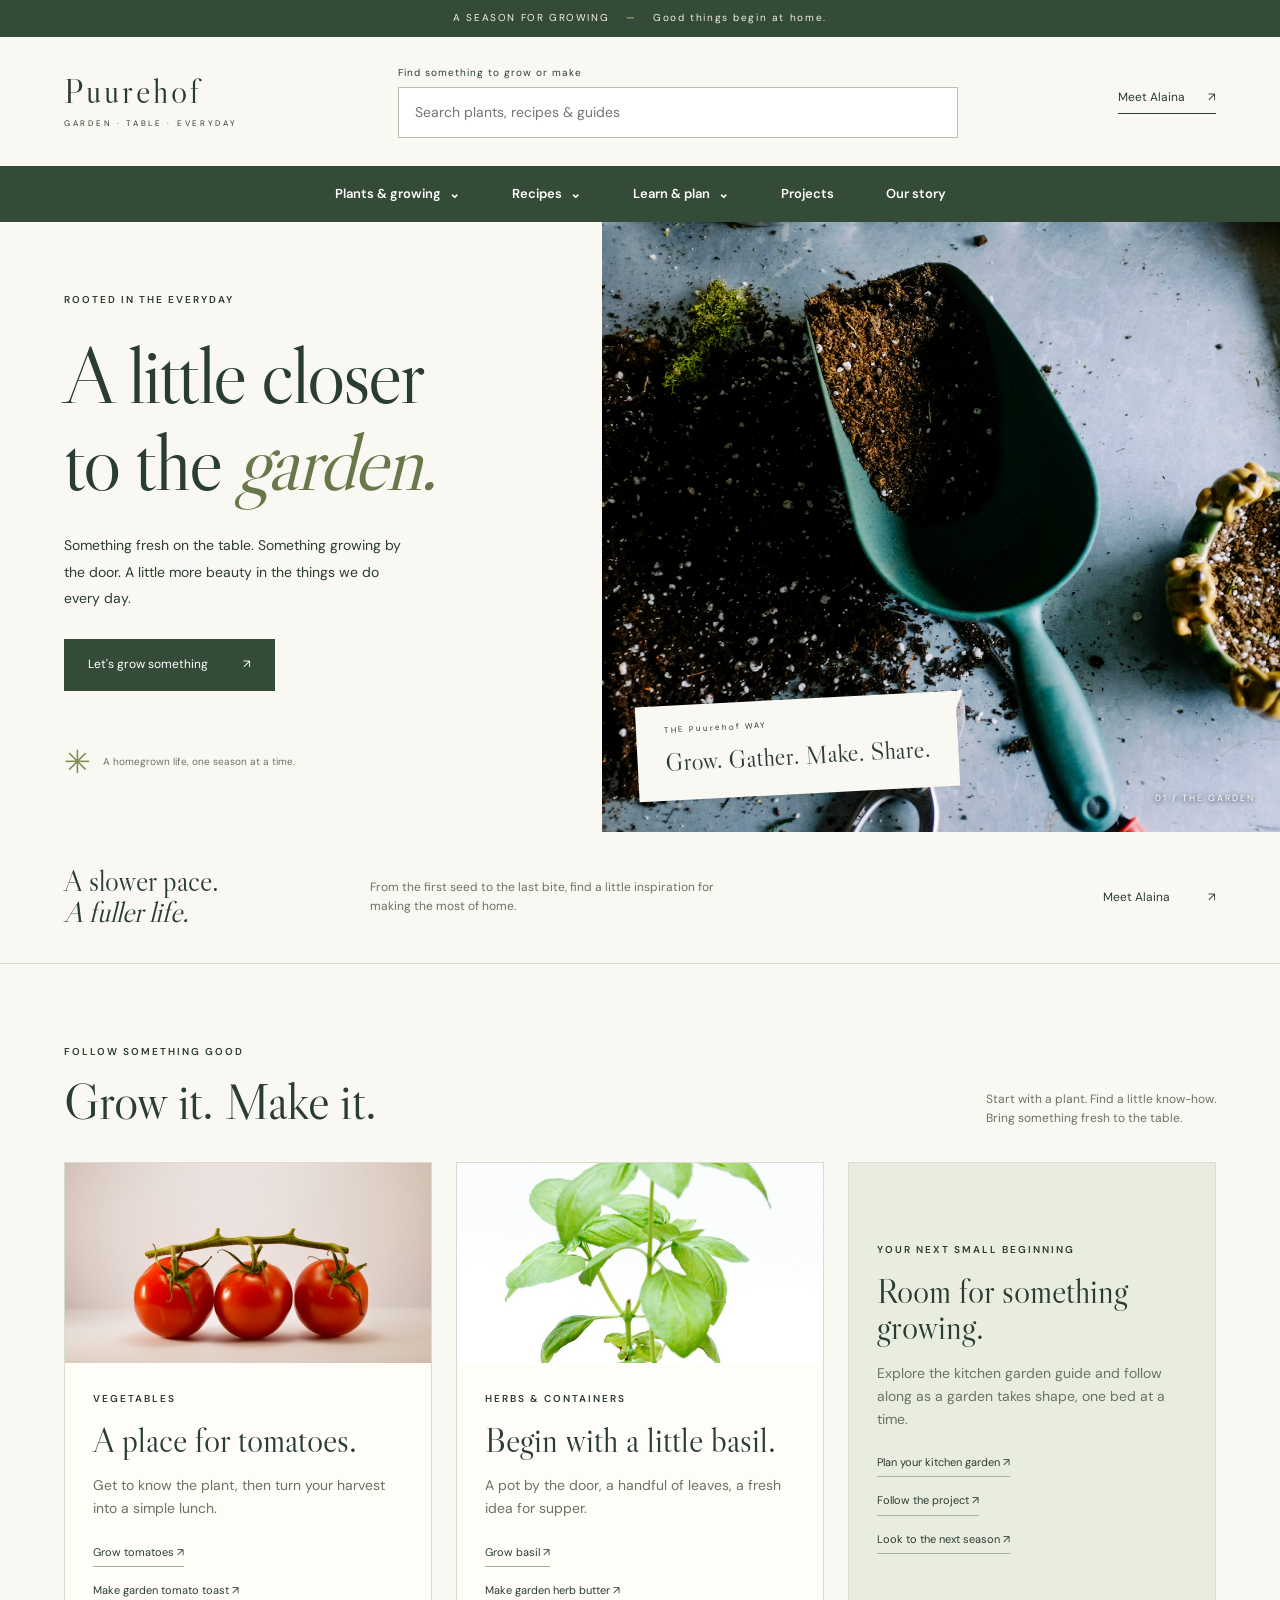
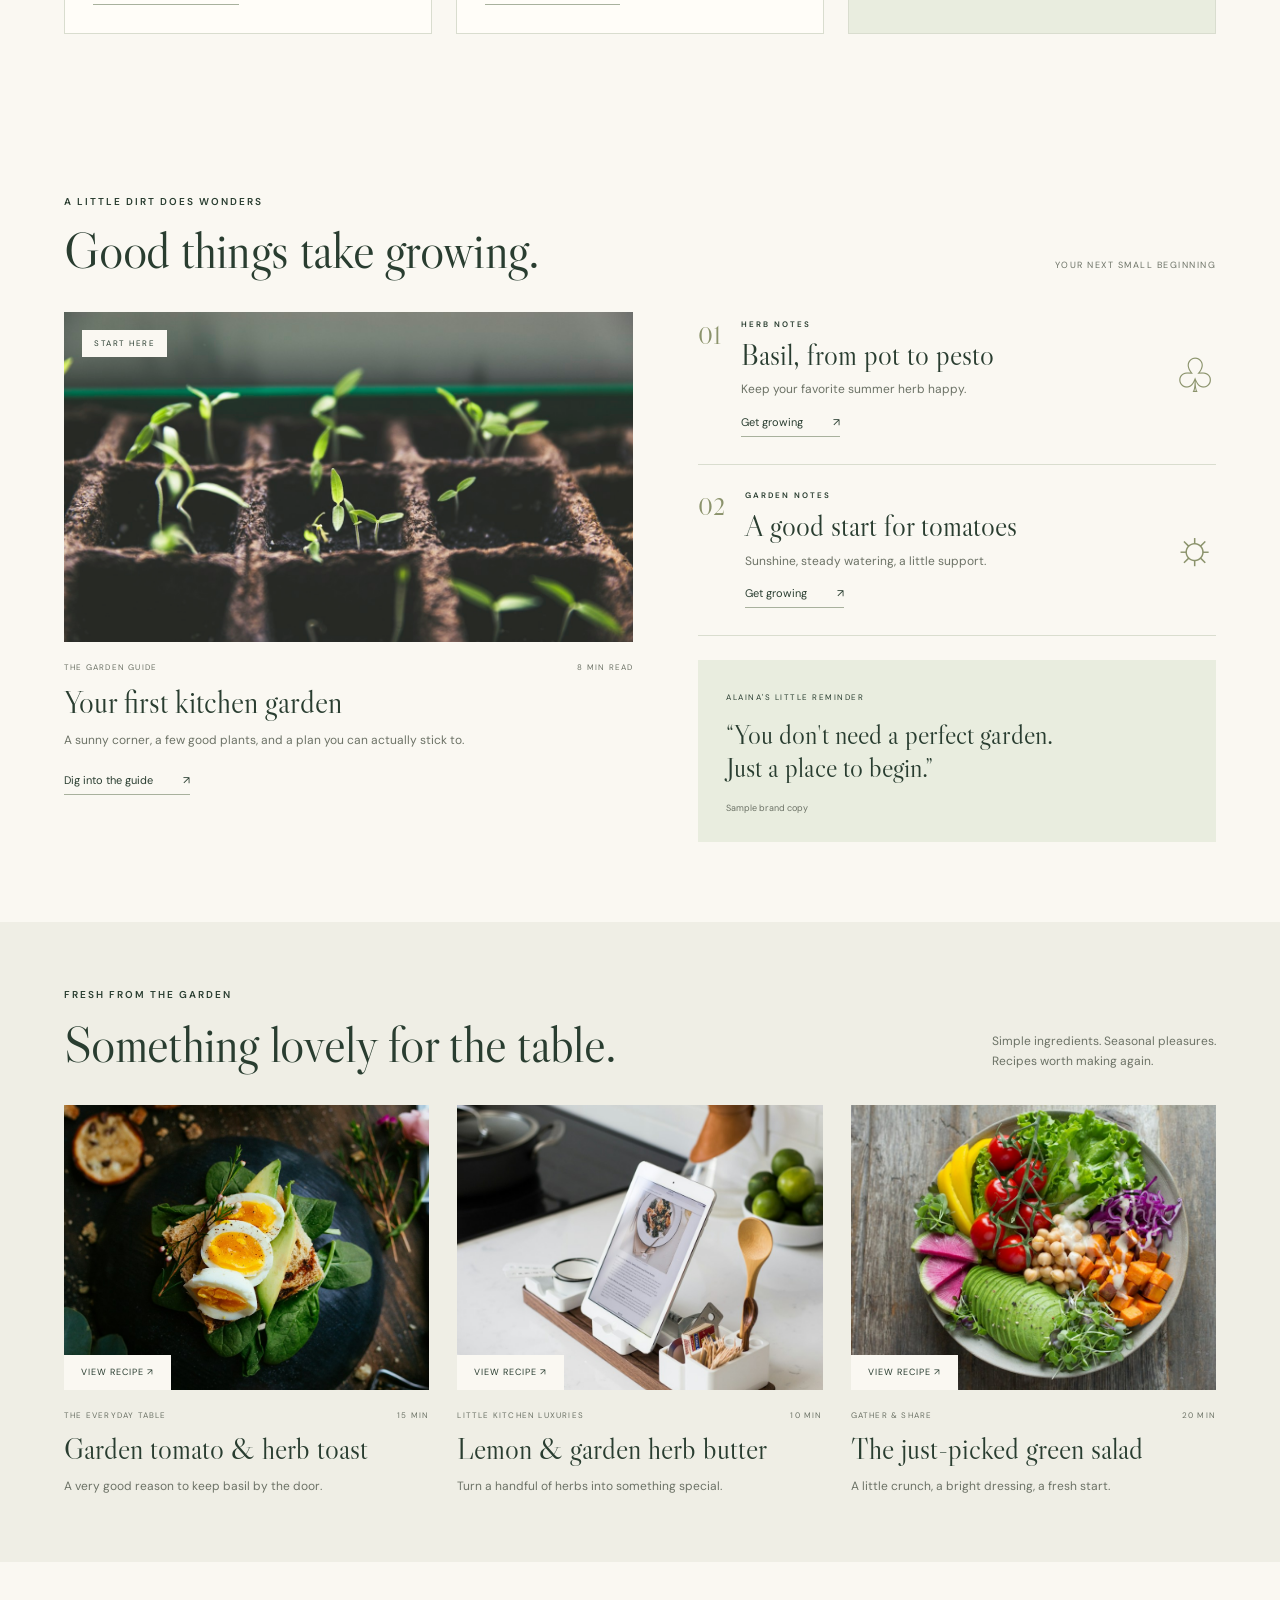
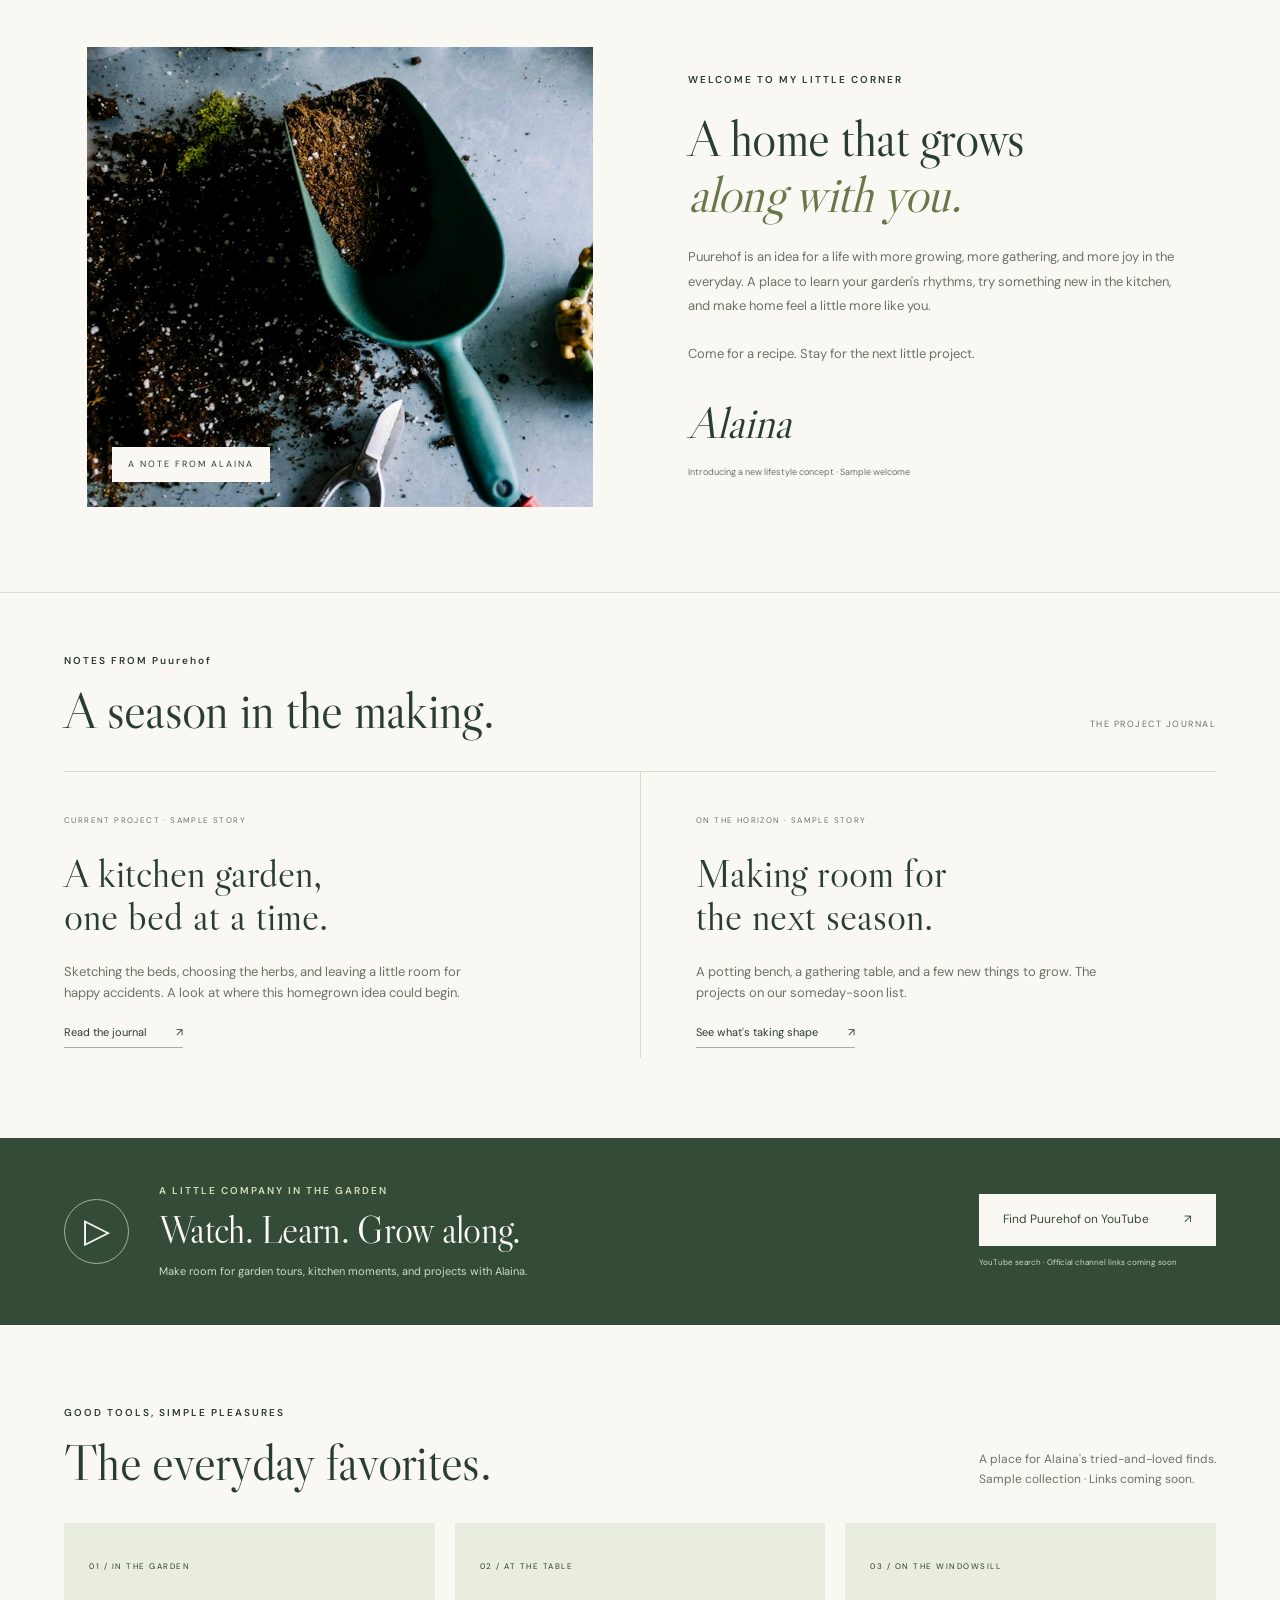
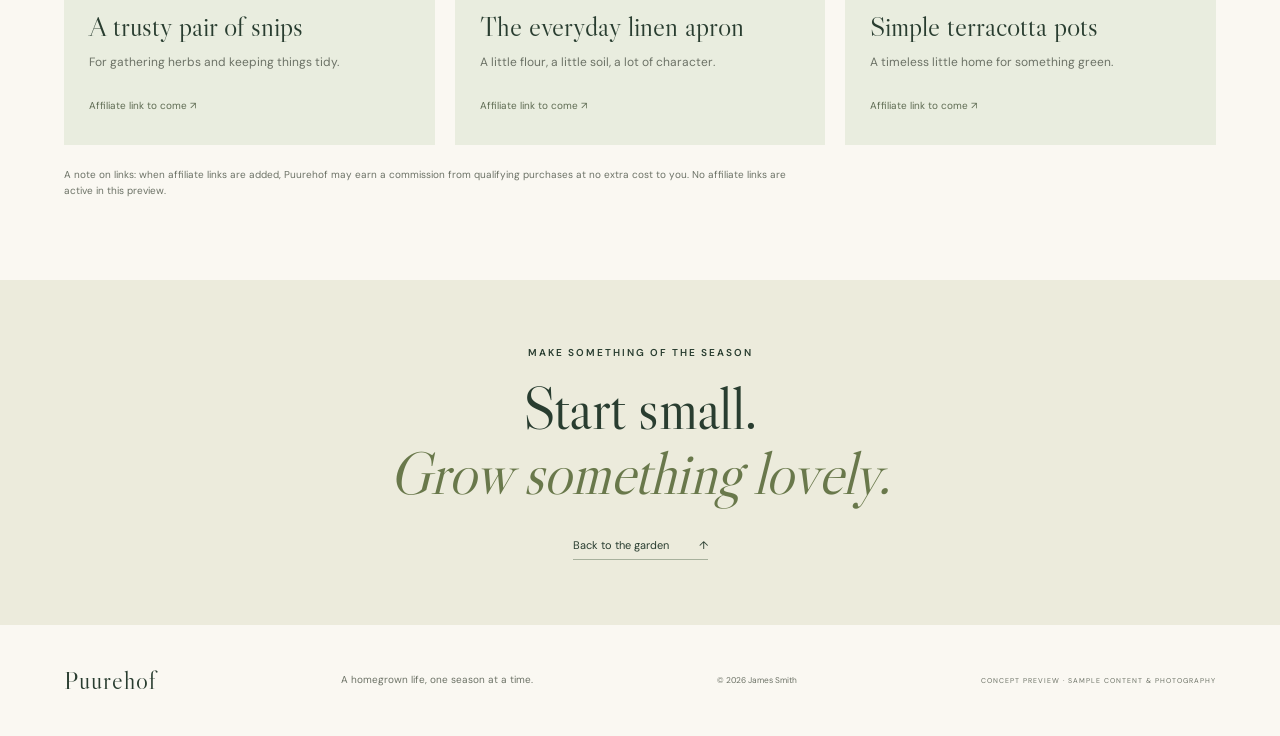
<file: index.html>
<!doctype html>
<html lang="en">
  <head>
    <meta charset="UTF-8" />
    <meta name="viewport" content="width=device-width, initial-scale=1" />
    <meta name="theme-color" content="#344b38" />
    <meta
      name="description"
      content="Puurehof: a garden-to-table lifestyle concept for Alaina. Seasonal recipes, growing guides, and everyday inspiration."
    />
    <title>Puurehof — A little closer to the garden</title>
    <link rel="stylesheet" href="css/Puurehof.css" />
    <script src="js/Puurehof.js" defer></script>
  </head>
  <body>
    <!-- Announcement: the short seasonal message at the top of the page. -->
    <div class="announcement">
      A SEASON FOR GROWING
      <span>—</span>
      Good things begin at home.
    </div>
    <!-- Site header: the logo, search field, mobile menu button, and navigation. -->
    <header class="header">
      <div class="header-main">
        <a class="wordmark" href="index.html" aria-label="Puurehof home">
          Puurehof
          <small>GARDEN · TABLE · EVERYDAY</small>
        </a>
        <div class="site-search">
          <label class="search-label" for="site-search">
            Find something to grow or make
          </label>
          <input
            id="site-search"
            type="search"
            placeholder="Search plants, recipes &amp; guides"
            aria-controls="search-results"
            autocomplete="off"
          />
          <div
            id="search-results"
            class="search-results"
            hidden
            aria-live="polite"
          ></div>
        </div>
        <a class="header-link" href="index.html#about">
          Meet Alaina
          <span>↗</span>
        </a>
        <button
          class="menu-toggle"
          aria-expanded="false"
          aria-controls="navigation"
        >
          Menu
          <span aria-hidden="true">☰</span>
        </button>
      </div>
      <!-- Main navigation: three dropdowns, followed by direct links. -->
      <nav id="navigation" aria-label="Main navigation">
        <!-- Dropdown: Plants & growing -->
        <details class="nav-dropdown">
          <summary>
            Plants & growing
            <span aria-hidden="true">⌄</span>
          </summary>
          <div class="nav-submenu mega-menu">
            <div class="menu-column">
              <p>Explore plants</p>
              <a href="plant-care/tomatoes.html">Tomatoes</a>
              <a href="plant-care/basil.html">Basil & herbs</a>
            </div>

            <div class="menu-column">
              <p>Find your beginning</p>
              <a href="plant-care/kitchen-garden.html">
                Start a kitchen garden
              </a>
              <a href="plant-care/basil.html">Grow in a pot</a>
              <a href="index.html#garden">All growing guides</a>
            </div>

            <div class="menu-column">
              <p>From garden to table</p>
              <a href="recipes/tomato-toast.html">Put your tomatoes to work</a>
              <a href="recipes/herb-butter.html">
                Make the most of fresh herbs
              </a>
            </div>
          </div>
        </details>
        <!-- Dropdown: Recipes -->
        <details class="nav-dropdown">
          <summary>
            Recipes
            <span aria-hidden="true">⌄</span>
          </summary>
          <div class="nav-submenu mega-menu">
            <div class="menu-column">
              <p>Fresh from the garden</p>
              <a href="recipes/tomato-toast.html">Garden tomato & herb toast</a>
              <a href="recipes/green-salad.html">Just-picked green salad</a>
            </div>

            <div class="menu-column">
              <p>Simple things to make</p>
              <a href="recipes/herb-butter.html">Lemon & garden herb butter</a>
              <a href="index.html#table">All recipes</a>
            </div>

            <div class="menu-column">
              <p>Grow your ingredients</p>
              <a href="plant-care/tomatoes.html">Get started with tomatoes</a>
              <a href="plant-care/basil.html">Care for your basil</a>
            </div>
          </div>
        </details>
        <!-- Dropdown: Learn & plan -->
        <details class="nav-dropdown">
          <summary>
            Learn & plan
            <span aria-hidden="true">⌄</span>
          </summary>
          <div class="nav-submenu mega-menu">
            <div class="menu-column">
              <p>Growing library</p>
              <a href="plant-care/kitchen-garden.html">
                Your first kitchen garden
              </a>
              <a href="plant-care/tomatoes.html">Tomato growing guide</a>
              <a href="plant-care/basil.html">Basil growing guide</a>
            </div>

            <div class="menu-column">
              <p>Project journal</p>
              <a href="current-project.html">
                A kitchen garden, one bed at a time
              </a>
              <a href="upcoming-project.html">Plan the next season</a>
            </div>

            <div class="menu-column">
              <p>More inspiration</p>
              <a href="index.html#watch">Watch & grow</a>
              <a href="index.html#favorites">Alaina's favorites</a>
            </div>
          </div>
        </details>

        <!-- Direct navigation links -->
        <a href="index.html#journal">Projects</a>
        <a href="index.html#about">Our story</a>
      </nav>
    </header>
    <!-- Main content: the homepage sections begin here. -->
    <main>
      <!-- Welcome: the main headline, garden photo, and button to the growing guides. -->
      <section class="hero" aria-labelledby="hero-title">
        <div class="hero-copy">
          <p class="eyebrow">ROOTED IN THE EVERYDAY</p>
          <h1 id="hero-title">
            A little closer
            <br />
            to the
            <em>garden.</em>
          </h1>
          <p>
            Something fresh on the table. Something growing by the door. A
            little more beauty in the things we do every day.
          </p>
          <a class="button" href="#garden">
            Let's grow something
            <span>↗</span>
          </a>
          <div class="hero-note">
            <span class="sun">✳</span>
            A homegrown life, one season at a time.
          </div>
        </div>
        <div class="hero-photo">
          <img
            src="img/site/garden-hero.jpg"
            alt="Sunlit potted plants and a gardener tending a leafy garden"
            fetchpriority="high"
          />
          <div class="photo-label">
            THE Puurehof WAY
            <span>Grow. Gather. Make. Share.</span>
          </div>
          <span class="image-number">01 / THE GARDEN</span>
        </div>
      </section>
      <!-- Seasonal introduction: a short message and a link to meet Alaina. -->
      <div class="season-strip">
        <span>
          A slower pace.
          <br />
          <em>A fuller life.</em>
        </span>
        <p>
          From the first seed to the last bite, find a little inspiration for
          making the most of home.
        </p>
        <a href="#about">
          Meet Alaina
          <span>↗</span>
        </a>
      </div>
      <!-- Discover: cards connecting plants with recipes and garden projects. -->
      <section class="discovery section" aria-labelledby="discovery-title">
        <div class="section-heading">
          <div>
            <p class="eyebrow">FOLLOW SOMETHING GOOD</p>
            <h2 id="discovery-title">Grow it. Make it.</h2>
          </div>
          <p>
            Start with a plant. Find a little know-how.
            <br />
            Bring something fresh to the table.
          </p>
        </div>
        <div class="discovery-grid">
          <article class="discovery-card">
            <a href="plant-care/tomatoes.html">
              <img
                src="img/plants/tomatoes.jpg"
                alt="Fresh ripe tomatoes"
                loading="lazy"
              />
            </a>
            <div>
              <p class="eyebrow">VEGETABLES</p>
              <h3>A place for tomatoes.</h3>
              <p>
                Get to know the plant, then turn your harvest into a simple
                lunch.
              </p>
              <a class="text-link" href="plant-care/tomatoes.html">
                Grow tomatoes ↗
              </a>
              <a class="text-link" href="recipes/tomato-toast.html">
                Make garden tomato toast ↗
              </a>
            </div>
          </article>
          <article class="discovery-card">
            <a href="plant-care/basil.html">
              <img
                src="img/plants/basil.jpg"
                alt="Fresh green basil leaves"
                loading="lazy"
              />
            </a>
            <div>
              <p class="eyebrow">HERBS & CONTAINERS</p>
              <h3>Begin with a little basil.</h3>
              <p>
                A pot by the door, a handful of leaves, a fresh idea for supper.
              </p>
              <a class="text-link" href="plant-care/basil.html">Grow basil ↗</a>
              <a class="text-link" href="recipes/herb-butter.html">
                Make garden herb butter ↗
              </a>
            </div>
          </article>
          <article class="discovery-card discovery-plan">
            <div>
              <p class="eyebrow">YOUR NEXT SMALL BEGINNING</p>
              <h3>Room for something growing.</h3>
              <p>
                Explore the kitchen garden guide and follow along as a garden
                takes shape, one bed at a time.
              </p>
              <a class="text-link" href="plant-care/kitchen-garden.html">
                Plan your kitchen garden ↗
              </a>
              <a class="text-link" href="current-project.html">
                Follow the project ↗
              </a>
              <a class="text-link" href="upcoming-project.html">
                Look to the next season ↗
              </a>
            </div>
          </article>
        </div>
      </section>
      <!-- Growing guides: featured plants and links to their care instructions. -->
      <section class="section" id="garden">
        <div class="section-heading">
          <div>
            <p class="eyebrow">A LITTLE DIRT DOES WONDERS</p>
            <h2>Good things take growing.</h2>
          </div>
          <span class="section-note">YOUR NEXT SMALL BEGINNING</span>
        </div>
        <div class="garden-grid">
          <article class="feature-card">
            <div class="image-wrap">
              <img
                src="img/plants/kitchen-garden.jpg"
                alt="Raised vegetable beds filled with lush garden plants"
                loading="lazy"
              />
              <span class="tag">START HERE</span>
            </div>
            <div class="card-meta">
              THE GARDEN GUIDE
              <span>8 MIN READ</span>
            </div>
            <h3>Your first kitchen garden</h3>
            <p>
              A sunny corner, a few good plants, and a plan you can actually
              stick to.
            </p>
            <a class="text-link" href="plant-care/kitchen-garden.html">
              Dig into the guide
              <span>↗</span>
            </a>
          </article>
          <div class="small-guides">
            <article class="guide-row">
              <span class="guide-number">01</span>
              <div>
                <p class="eyebrow">HERB NOTES</p>
                <h3>Basil, from pot to pesto</h3>
                <p>Keep your favorite summer herb happy.</p>
                <a class="text-link" href="plant-care/basil.html">
                  Get growing
                  <span>↗</span>
                </a>
              </div>
              <span class="plant-icon" aria-hidden="true">♧</span>
            </article>
            <article class="guide-row">
              <span class="guide-number">02</span>
              <div>
                <p class="eyebrow">GARDEN NOTES</p>
                <h3>A good start for tomatoes</h3>
                <p>Sunshine, steady watering, a little support.</p>
                <a class="text-link" href="plant-care/tomatoes.html">
                  Get growing
                  <span>↗</span>
                </a>
              </div>
              <span class="plant-icon" aria-hidden="true">☼</span>
            </article>
            <div class="garden-tip">
              <span>ALAINA'S LITTLE REMINDER</span>
              <p>
                “You don't need a perfect garden.
                <br />
                Just a place to begin.”
              </p>
              <small>Sample brand copy</small>
            </div>
          </div>
        </div>
      </section>
      <!-- Recipes: garden-to-table dishes with links to the full recipes. -->
      <section class="table-section" id="table">
        <div class="section-heading">
          <div>
            <p class="eyebrow">FRESH FROM THE GARDEN</p>
            <h2>Something lovely for the table.</h2>
          </div>
          <p>
            Simple ingredients. Seasonal pleasures.
            <br />
            Recipes worth making again.
          </p>
        </div>
        <div class="recipe-grid">
          <article class="recipe-card">
            <a
              class="recipe-image"
              href="recipes/tomato-toast.html"
              aria-label="Read garden tomato toast recipe"
            >
              <img
                src="img/recipes/tomato-toast.jpg"
                alt="Rustic toast topped with fresh ingredients"
                loading="lazy"
              />
              <span>VIEW RECIPE ↗</span>
            </a>
            <div class="card-meta">
              THE EVERYDAY TABLE
              <span>15 MIN</span>
            </div>
            <h3>
              <a href="recipes/tomato-toast.html">Garden tomato & herb toast</a>
            </h3>
            <p>A very good reason to keep basil by the door.</p>
          </article>
          <article class="recipe-card">
            <a
              class="recipe-image"
              href="recipes/herb-butter.html"
              aria-label="Read lemon herb butter recipe"
            >
              <img
                src="img/recipes/herb-butter.jpg"
                alt="Fresh ingredients and herbs on a kitchen worktop"
                loading="lazy"
              />
              <span>VIEW RECIPE ↗</span>
            </a>
            <div class="card-meta">
              LITTLE KITCHEN LUXURIES
              <span>10 MIN</span>
            </div>
            <h3>
              <a href="recipes/herb-butter.html">Lemon & garden herb butter</a>
            </h3>
            <p>Turn a handful of herbs into something special.</p>
          </article>
          <article class="recipe-card">
            <a
              class="recipe-image"
              href="recipes/green-salad.html"
              aria-label="Read green salad recipe"
            >
              <img
                src="img/recipes/green-salad.jpg"
                alt="Colorful fresh vegetable salad in a bowl"
                loading="lazy"
              />
              <span>VIEW RECIPE ↗</span>
            </a>
            <div class="card-meta">
              GATHER & SHARE
              <span>20 MIN</span>
            </div>
            <h3>
              <a href="recipes/green-salad.html">The just-picked green salad</a>
            </h3>
            <p>A little crunch, a bright dressing, a fresh start.</p>
          </article>
        </div>
      </section>
      <!-- About Alaina: a welcome message introducing Puurehof. -->
      <section class="about-section" id="about">
        <div class="about-image">
          <img
            src="img/site/about-garden.jpg"
            alt="A peaceful collection of plants and gardening pots"
            loading="lazy"
          />
          <span>A NOTE FROM ALAINA</span>
        </div>
        <div class="about-copy">
          <p class="eyebrow">WELCOME TO MY LITTLE CORNER</p>
          <h2>
            A home that grows
            <br />
            <em>along with you.</em>
          </h2>
          <p>
            Puurehof is an idea for a life with more growing, more gathering,
            and more joy in the everyday. A place to learn your garden's
            rhythms, try something new in the kitchen, and make home feel a
            little more like you.
          </p>
          <p>Come for a recipe. Stay for the next little project.</p>
          <span class="signature">Alaina</span>
          <small>Introducing a new lifestyle concept · Sample welcome</small>
        </div>
      </section>
      <!-- Project journal: links to the current garden project and upcoming plans. -->
      <section class="section journal-section" id="journal">
        <div class="section-heading">
          <div>
            <p class="eyebrow">NOTES FROM Puurehof</p>
            <h2>A season in the making.</h2>
          </div>
          <span class="section-note">THE PROJECT JOURNAL</span>
        </div>
        <div class="journal-grid">
          <article>
            <span class="journal-type">CURRENT PROJECT · SAMPLE STORY</span>
            <h3>
              A kitchen garden,
              <br />
              one bed at a time.
            </h3>
            <p>
              Sketching the beds, choosing the herbs, and leaving a little room
              for happy accidents. A look at where this homegrown idea could
              begin.
            </p>
            <a class="text-link" href="current-project.html">
              Read the journal
              <span>↗</span>
            </a>
          </article>
          <article>
            <span class="journal-type">ON THE HORIZON · SAMPLE STORY</span>
            <h3>
              Making room for
              <br />
              the next season.
            </h3>
            <p>
              A potting bench, a gathering table, and a few new things to grow.
              The projects on our someday-soon list.
            </p>
            <a class="text-link" href="upcoming-project.html">
              See what's taking shape
              <span>↗</span>
            </a>
          </article>
        </div>
      </section>
      <!-- Watch and learn: an invitation to find gardening videos on YouTube. -->
      <section class="watch-section" id="watch">
        <div class="watch-symbol" aria-hidden="true">▷</div>
        <div>
          <p class="eyebrow">A LITTLE COMPANY IN THE GARDEN</p>
          <h2>Watch. Learn. Grow along.</h2>
          <p>
            Make room for garden tours, kitchen moments, and projects with
            Alaina.
          </p>
        </div>
        <div class="watch-action">
          <a
            class="button light"
            href="https://www.youtube.com/results?search_query=h%C3%B6fer+Alaina+gardening"
            target="_blank"
            rel="noopener noreferrer"
          >
            Find Puurehof on YouTube
            <span>↗</span>
          </a>
          <small>YouTube search · Official channel links coming soon</small>
        </div>
      </section>
      <!-- Favorites: sample tools and home goods, followed by the affiliate disclosure. -->
      <section class="section favorites-section" id="favorites">
        <div class="section-heading">
          <div>
            <p class="eyebrow">GOOD TOOLS, SIMPLE PLEASURES</p>
            <h2>The everyday favorites.</h2>
          </div>
          <p>
            A place for Alaina's tried-and-loved finds.
            <br />
            Sample collection · Links coming soon.
          </p>
        </div>
        <div class="favorites-grid">
          <article>
            <span>01 / IN THE GARDEN</span>
            <h3>A trusty pair of snips</h3>
            <p>For gathering herbs and keeping things tidy.</p>
            <span class="coming-soon">Affiliate link to come ↗</span>
          </article>
          <article>
            <span>02 / AT THE TABLE</span>
            <h3>The everyday linen apron</h3>
            <p>A little flour, a little soil, a lot of character.</p>
            <span class="coming-soon">Affiliate link to come ↗</span>
          </article>
          <article>
            <span>03 / ON THE WINDOWSILL</span>
            <h3>Simple terracotta pots</h3>
            <p>A timeless little home for something green.</p>
            <span class="coming-soon">Affiliate link to come ↗</span>
          </article>
        </div>
        <p class="disclosure">
          A note on links: when affiliate links are added, Puurehof may earn a
          commission from qualifying purchases at no extra cost to you. No
          affiliate links are active in this preview.
        </p>
      </section>
      <!-- Closing invitation: a final message and a link back to the growing guides. -->
      <section class="closing">
        <p class="eyebrow">MAKE SOMETHING OF THE SEASON</p>
        <h2>
          Start small.
          <br />
          <em>Grow something lovely.</em>
        </h2>
        <a class="text-link" href="#garden">
          Back to the garden
          <span>↑</span>
        </a>
      </section>
    </main>
    <!-- Site footer: the Puurehof name, tagline, and concept-preview notice. -->
    <footer>
      <a class="footer-logo" href="#">Puurehof</a>
      <p>A homegrown life, one season at a time.</p>
      <p><small>&copy; 2026 James Smith</small></p>
      <span>CONCEPT PREVIEW · SAMPLE CONTENT & PHOTOGRAPHY</span>
    </footer>
  </body>
</html>
</file>
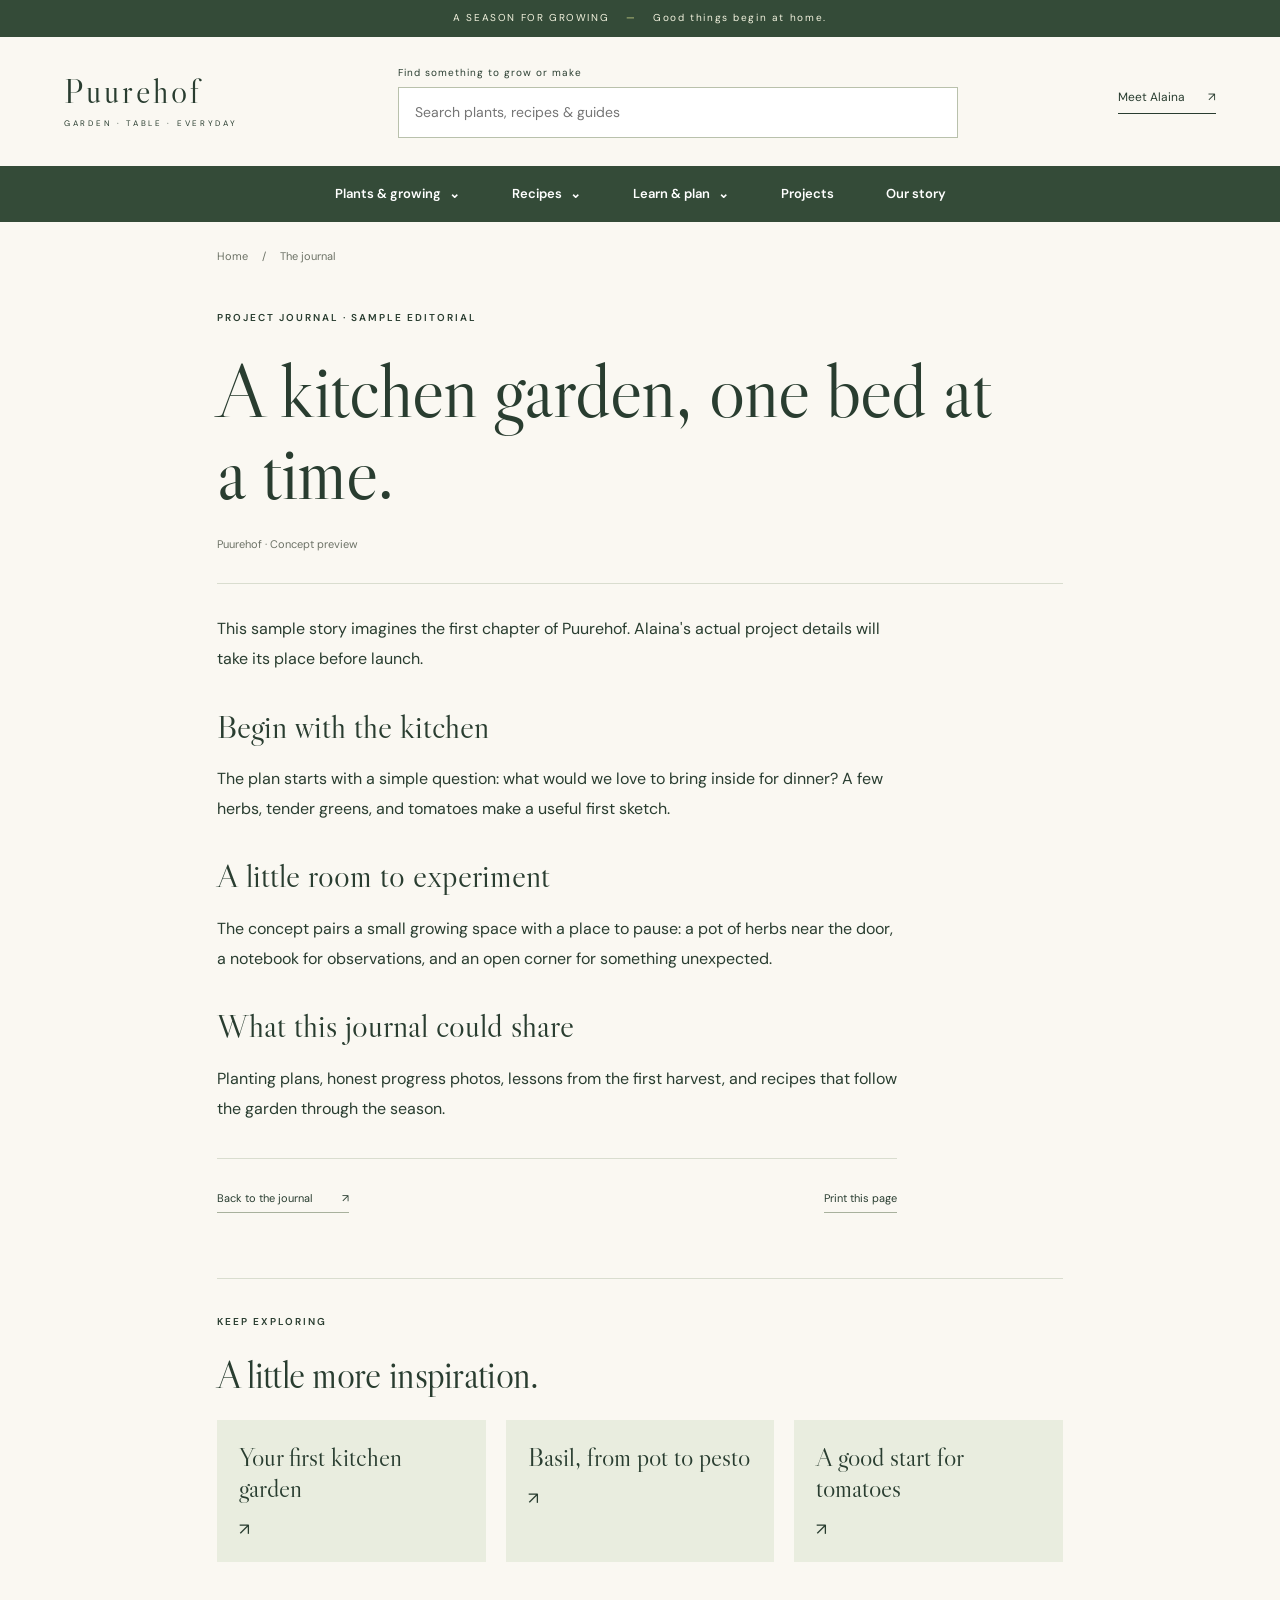
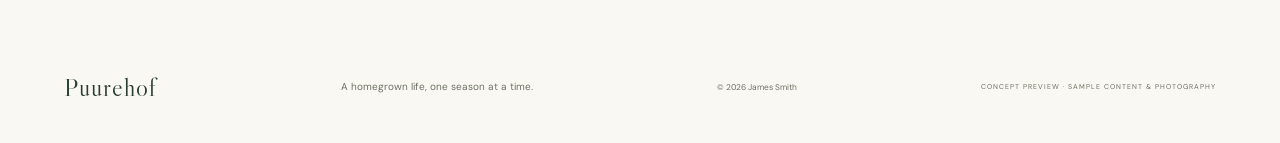
<file: current-project.html>
<!doctype html>
<html lang="en">
  <head>
    <meta charset="UTF-8" />
    <meta name="viewport" content="width=device-width, initial-scale=1" />
    <meta name="theme-color" content="#344b38" />
    <meta
      name="description"
      content="A kitchen garden, one bed at a time. — a sample from Puurehof, Alaina's garden-to-table lifestyle concept."
    />
    <title>A kitchen garden, one bed at a time. — Puurehof</title>
    <link rel="stylesheet" href="css/Puurehof.css" />
    <script src="js/Puurehof.js" defer></script>
  </head>
  <body>
    <!-- Announcement: the seasonal message at the top of the page. -->
    <div class="announcement">
      A SEASON FOR GROWING
      <span>—</span>
      Good things begin at home.
    </div>
    <!-- Site header: the logo, search field, menu button, and main navigation. -->
    <header class="header">
      <div class="header-main">
        <a class="wordmark" href="index.html" aria-label="Puurehof home">
          Puurehof
          <small>GARDEN · TABLE · EVERYDAY</small>
        </a>
        <div class="site-search">
          <label class="search-label" for="site-search">
            Find something to grow or make
          </label>
          <input
            id="site-search"
            type="search"
            placeholder="Search plants, recipes &amp; guides"
            aria-controls="search-results"
            autocomplete="off"
          />
          <div
            id="search-results"
            class="search-results"
            hidden
            aria-live="polite"
          ></div>
        </div>
        <a class="header-link" href="index.html#about">
          Meet Alaina
          <span>↗</span>
        </a>
        <button
          class="menu-toggle"
          aria-expanded="false"
          aria-controls="navigation"
        >
          Menu
          <span aria-hidden="true">☰</span>
        </button>
      </div>
      <!-- Main navigation: dropdown menus for plants, recipes, and planning. -->
      <nav id="navigation" aria-label="Main navigation">
        <!-- Dropdown: Plants & growing -->
        <details class="nav-dropdown">
          <summary>
            Plants & growing
            <span aria-hidden="true">⌄</span>
          </summary>
          <div class="nav-submenu mega-menu">
            <div class="menu-column">
              <p>Explore plants</p>
              <a href="plant-care/tomatoes.html">Tomatoes</a>
              <a href="plant-care/basil.html">Basil & herbs</a>
            </div>
            <div class="menu-column">
              <p>Find your beginning</p>
              <a href="plant-care/kitchen-garden.html">
                Start a kitchen garden
              </a>
              <a href="plant-care/basil.html">Grow in a pot</a>
              <a href="index.html#garden">All growing guides</a>
            </div>
            <div class="menu-column">
              <p>From garden to table</p>
              <a href="recipes/tomato-toast.html">Put your tomatoes to work</a>
              <a href="recipes/herb-butter.html">
                Make the most of fresh herbs
              </a>
            </div>
          </div>
        </details>
        <!-- Dropdown: Recipes -->
        <details class="nav-dropdown">
          <summary>
            Recipes
            <span aria-hidden="true">⌄</span>
          </summary>
          <div class="nav-submenu mega-menu">
            <div class="menu-column">
              <p>Fresh from the garden</p>
              <a href="recipes/tomato-toast.html">Garden tomato & herb toast</a>
              <a href="recipes/green-salad.html">Just-picked green salad</a>
            </div>
            <div class="menu-column">
              <p>Simple things to make</p>
              <a href="recipes/herb-butter.html">Lemon & garden herb butter</a>
              <a href="index.html#table">All recipes</a>
            </div>
            <div class="menu-column">
              <p>Grow your ingredients</p>
              <a href="plant-care/tomatoes.html">Get started with tomatoes</a>
              <a href="plant-care/basil.html">Care for your basil</a>
            </div>
          </div>
        </details>
        <!-- Dropdown: Learn & plan -->
        <details class="nav-dropdown">
          <summary>
            Learn & plan
            <span aria-hidden="true">⌄</span>
          </summary>
          <div class="nav-submenu mega-menu">
            <div class="menu-column">
              <p>Growing library</p>
              <a href="plant-care/kitchen-garden.html">
                Your first kitchen garden
              </a>
              <a href="plant-care/tomatoes.html">Tomato growing guide</a>
              <a href="plant-care/basil.html">Basil growing guide</a>
            </div>
            <div class="menu-column">
              <p>Project journal</p>
              <a href="current-project.html" aria-current="page">
                A kitchen garden, one bed at a time
              </a>
              <a href="upcoming-project.html">Plan the next season</a>
            </div>
            <div class="menu-column">
              <p>More inspiration</p>
              <a href="index.html#watch">Watch & grow</a>
              <a href="index.html#favorites">Alaina's favorites</a>
            </div>
          </div>
        </details>
        <a href="index.html#journal">Projects</a>
        <a href="index.html#about">Our story</a>
      </nav>
    </header>
    <!-- Main content: the article and links to related stories. -->
    <main id="main-content" class="article-page">
      <!-- Breadcrumbs: links back to the homepage and this article category. -->
      <nav class="breadcrumbs" aria-label="Breadcrumb">
        <a href="index.html">Home</a>
        <span>/</span>
        <a href="index.html#journal">The journal</a>
      </nav>
      <!-- Article: the full recipe, growing guide, or project story. -->
      <article>
        <!-- Article heading: the title, category, and byline. -->
        <header class="article-heading">
          <p class="eyebrow">PROJECT JOURNAL · SAMPLE EDITORIAL</p>
          <h1>A kitchen garden, one bed at a time.</h1>
          <p class="article-byline">Puurehof · Concept preview</p>
        </header>
        <!-- Article body: the main text, instructions, and lists. -->
        <div class="article-body">
          <p>
            This sample story imagines the first chapter of Puurehof. Alaina's
            actual project details will take its place before launch.
          </p>
          <!-- Article topic: Begin with the kitchen. -->
          <h2>Begin with the kitchen</h2>
          <p>
            The plan starts with a simple question: what would we love to bring
            inside for dinner? A few herbs, tender greens, and tomatoes make a
            useful first sketch.
          </p>
          <!-- Article topic: A little room to experiment. -->
          <h2>A little room to experiment</h2>
          <p>
            The concept pairs a small growing space with a place to pause: a pot
            of herbs near the door, a notebook for observations, and an open
            corner for something unexpected.
          </p>
          <!-- Article topic: What this journal could share. -->
          <h2>What this journal could share</h2>
          <p>
            Planting plans, honest progress photos, lessons from the first
            harvest, and recipes that follow the garden through the season.
          </p>
        </div>
        <!-- Article actions: return to the category or print this page. -->
        <div class="article-actions">
          <a class="text-link" href="index.html#journal">
            Back to the journal
            <span aria-hidden="true">&#8599;</span>
          </a>
          <button class="text-link print-button" type="button">
            Print this page
          </button>
        </div>
      </article>
      <!-- Keep exploring: links to related growing guides and stories. -->
      <aside class="related-stories" aria-label="More from Puurehof">
        <p class="eyebrow">KEEP EXPLORING</p>
        <h2>A little more inspiration.</h2>
        <div>
          <a class="related-link" href="plant-care/kitchen-garden.html">
            Your first kitchen garden
            <span aria-hidden="true">&#8599;</span>
          </a>
          <a class="related-link" href="plant-care/basil.html">
            Basil, from pot to pesto
            <span aria-hidden="true">&#8599;</span>
          </a>
          <a class="related-link" href="plant-care/tomatoes.html">
            A good start for tomatoes
            <span aria-hidden="true">&#8599;</span>
          </a>
        </div>
      </aside>
    </main>
    <!-- Site footer: the Puurehof name, tagline, and concept-preview notice. -->
    <footer>
      <a class="footer-logo" href="index.html">Puurehof</a>
      <p>A homegrown life, one season at a time.</p>
      <p><small>&copy; 2026 James Smith</small></p>
      <span>CONCEPT PREVIEW · SAMPLE CONTENT & PHOTOGRAPHY</span>
    </footer>
  </body>
</html>
</file>
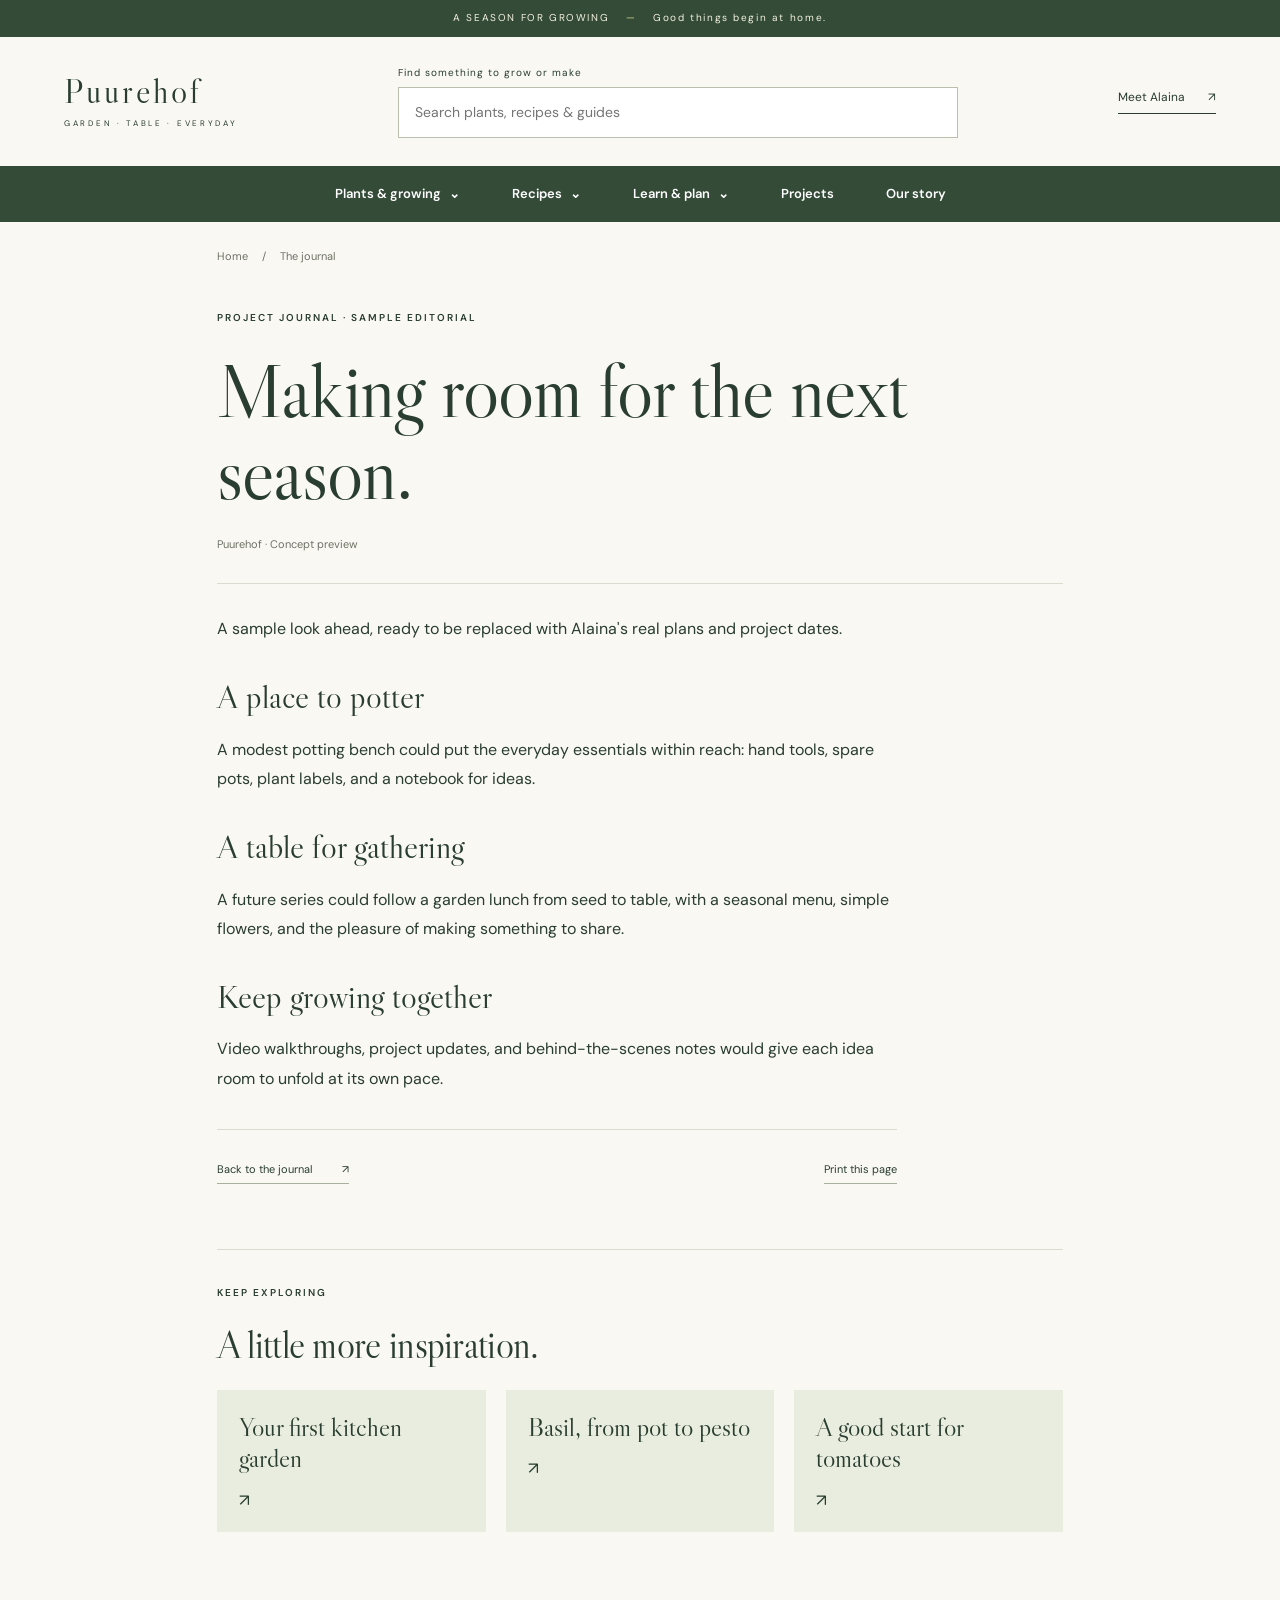
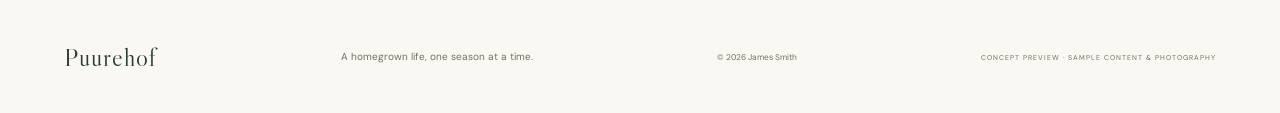
<file: upcoming-project.html>
<!doctype html>
<html lang="en">
  <head>
    <meta charset="UTF-8" />
    <meta name="viewport" content="width=device-width, initial-scale=1" />
    <meta name="theme-color" content="#344b38" />
    <meta
      name="description"
      content="Making room for the next season. — a sample from Puurehof, Alaina's garden-to-table lifestyle concept."
    />
    <title>Making room for the next season. — Puurehof</title>
    <link rel="stylesheet" href="css/Puurehof.css" />
    <script src="js/Puurehof.js" defer></script>
  </head>
  <body>
    <!-- Announcement: the seasonal message at the top of the page. -->
    <div class="announcement">
      A SEASON FOR GROWING
      <span>—</span>
      Good things begin at home.
    </div>
    <!-- Site header: the logo, search field, menu button, and main navigation. -->
    <header class="header">
      <div class="header-main">
        <a class="wordmark" href="index.html" aria-label="Puurehof home">
          Puurehof
          <small>GARDEN · TABLE · EVERYDAY</small>
        </a>
        <div class="site-search">
          <label class="search-label" for="site-search">
            Find something to grow or make
          </label>
          <input
            id="site-search"
            type="search"
            placeholder="Search plants, recipes &amp; guides"
            aria-controls="search-results"
            autocomplete="off"
          />
          <div
            id="search-results"
            class="search-results"
            hidden
            aria-live="polite"
          ></div>
        </div>
        <a class="header-link" href="index.html#about">
          Meet Alaina
          <span>↗</span>
        </a>
        <button
          class="menu-toggle"
          aria-expanded="false"
          aria-controls="navigation"
        >
          Menu
          <span aria-hidden="true">☰</span>
        </button>
      </div>
      <!-- Main navigation: dropdown menus for plants, recipes, and planning. -->
      <nav id="navigation" aria-label="Main navigation">
        <!-- Dropdown: Plants & growing -->
        <details class="nav-dropdown">
          <summary>
            Plants & growing
            <span aria-hidden="true">⌄</span>
          </summary>
          <div class="nav-submenu mega-menu">
            <div class="menu-column">
              <p>Explore plants</p>
              <a href="plant-care/tomatoes.html">Tomatoes</a>
              <a href="plant-care/basil.html">Basil & herbs</a>
            </div>
            <div class="menu-column">
              <p>Find your beginning</p>
              <a href="plant-care/kitchen-garden.html">
                Start a kitchen garden
              </a>
              <a href="plant-care/basil.html">Grow in a pot</a>
              <a href="index.html#garden">All growing guides</a>
            </div>
            <div class="menu-column">
              <p>From garden to table</p>
              <a href="recipes/tomato-toast.html">Put your tomatoes to work</a>
              <a href="recipes/herb-butter.html">
                Make the most of fresh herbs
              </a>
            </div>
          </div>
        </details>
        <!-- Dropdown: Recipes -->
        <details class="nav-dropdown">
          <summary>
            Recipes
            <span aria-hidden="true">⌄</span>
          </summary>
          <div class="nav-submenu mega-menu">
            <div class="menu-column">
              <p>Fresh from the garden</p>
              <a href="recipes/tomato-toast.html">Garden tomato & herb toast</a>
              <a href="recipes/green-salad.html">Just-picked green salad</a>
            </div>
            <div class="menu-column">
              <p>Simple things to make</p>
              <a href="recipes/herb-butter.html">Lemon & garden herb butter</a>
              <a href="index.html#table">All recipes</a>
            </div>
            <div class="menu-column">
              <p>Grow your ingredients</p>
              <a href="plant-care/tomatoes.html">Get started with tomatoes</a>
              <a href="plant-care/basil.html">Care for your basil</a>
            </div>
          </div>
        </details>
        <!-- Dropdown: Learn & plan -->
        <details class="nav-dropdown">
          <summary>
            Learn & plan
            <span aria-hidden="true">⌄</span>
          </summary>
          <div class="nav-submenu mega-menu">
            <div class="menu-column">
              <p>Growing library</p>
              <a href="plant-care/kitchen-garden.html">
                Your first kitchen garden
              </a>
              <a href="plant-care/tomatoes.html">Tomato growing guide</a>
              <a href="plant-care/basil.html">Basil growing guide</a>
            </div>
            <div class="menu-column">
              <p>Project journal</p>
              <a href="current-project.html">
                A kitchen garden, one bed at a time
              </a>
              <a href="upcoming-project.html" aria-current="page">
                Plan the next season
              </a>
            </div>
            <div class="menu-column">
              <p>More inspiration</p>
              <a href="index.html#watch">Watch & grow</a>
              <a href="index.html#favorites">Alaina's favorites</a>
            </div>
          </div>
        </details>
        <a href="index.html#journal">Projects</a>
        <a href="index.html#about">Our story</a>
      </nav>
    </header>
    <!-- Main content: the article and links to related stories. -->
    <main id="main-content" class="article-page">
      <!-- Breadcrumbs: links back to the homepage and this article category. -->
      <nav class="breadcrumbs" aria-label="Breadcrumb">
        <a href="index.html">Home</a>
        <span>/</span>
        <a href="index.html#journal">The journal</a>
      </nav>
      <!-- Article: the full recipe, growing guide, or project story. -->
      <article>
        <!-- Article heading: the title, category, and byline. -->
        <header class="article-heading">
          <p class="eyebrow">PROJECT JOURNAL · SAMPLE EDITORIAL</p>
          <h1>Making room for the next season.</h1>
          <p class="article-byline">Puurehof · Concept preview</p>
        </header>
        <!-- Article body: the main text, instructions, and lists. -->
        <div class="article-body">
          <p>
            A sample look ahead, ready to be replaced with Alaina's real plans
            and project dates.
          </p>
          <!-- Article topic: A place to potter. -->
          <h2>A place to potter</h2>
          <p>
            A modest potting bench could put the everyday essentials within
            reach: hand tools, spare pots, plant labels, and a notebook for
            ideas.
          </p>
          <!-- Article topic: A table for gathering. -->
          <h2>A table for gathering</h2>
          <p>
            A future series could follow a garden lunch from seed to table, with
            a seasonal menu, simple flowers, and the pleasure of making
            something to share.
          </p>
          <!-- Article topic: Keep growing together. -->
          <h2>Keep growing together</h2>
          <p>
            Video walkthroughs, project updates, and behind-the-scenes notes
            would give each idea room to unfold at its own pace.
          </p>
        </div>
        <!-- Article actions: return to the category or print this page. -->
        <div class="article-actions">
          <a class="text-link" href="index.html#journal">
            Back to the journal
            <span aria-hidden="true">&#8599;</span>
          </a>
          <button class="text-link print-button" type="button">
            Print this page
          </button>
        </div>
      </article>
      <!-- Keep exploring: links to related growing guides and stories. -->
      <aside class="related-stories" aria-label="More from Puurehof">
        <p class="eyebrow">KEEP EXPLORING</p>
        <h2>A little more inspiration.</h2>
        <div>
          <a class="related-link" href="plant-care/kitchen-garden.html">
            Your first kitchen garden
            <span aria-hidden="true">&#8599;</span>
          </a>
          <a class="related-link" href="plant-care/basil.html">
            Basil, from pot to pesto
            <span aria-hidden="true">&#8599;</span>
          </a>
          <a class="related-link" href="plant-care/tomatoes.html">
            A good start for tomatoes
            <span aria-hidden="true">&#8599;</span>
          </a>
        </div>
      </aside>
    </main>
    <!-- Site footer: the Puurehof name, tagline, and concept-preview notice. -->
    <footer>
      <a class="footer-logo" href="index.html">Puurehof</a>
      <p>A homegrown life, one season at a time.</p>
      <p><small>&copy; 2026 James Smith</small></p>
      <span>CONCEPT PREVIEW · SAMPLE CONTENT & PHOTOGRAPHY</span>
    </footer>
  </body>
</html>
</file>
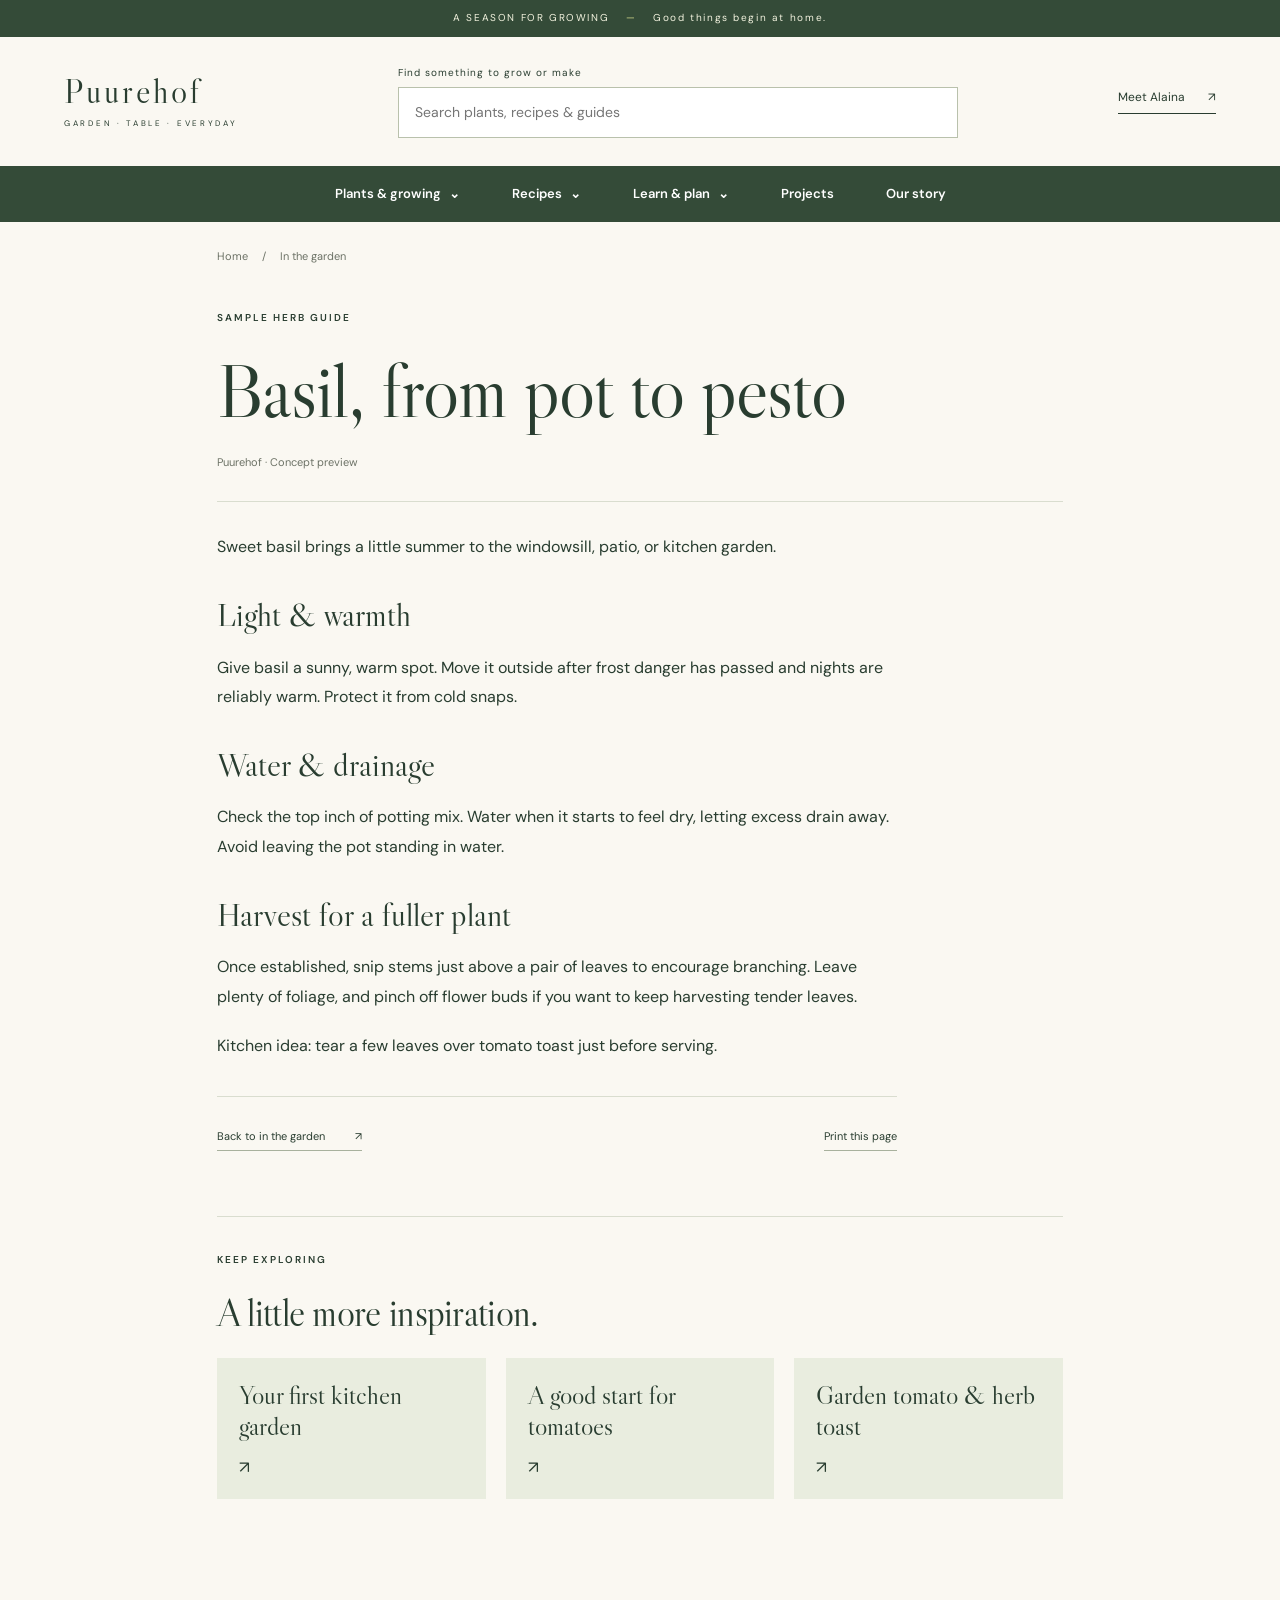
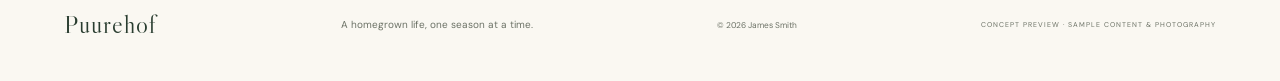
<file: plant-care/basil.html>
<!doctype html>
<html lang="en">
  <head>
    <meta charset="UTF-8" />
    <meta name="viewport" content="width=device-width, initial-scale=1" />
    <meta name="theme-color" content="#344b38" />
    <meta
      name="description"
      content="Basil, from pot to pesto — a sample from Puurehof, Alaina's garden-to-table lifestyle concept."
    />
    <title>Basil, from pot to pesto — Puurehof</title>
    <link rel="stylesheet" href="../css/Puurehof.css" />
    <script src="../js/Puurehof.js" defer></script>
  </head>
  <body>
    <!-- Announcement: the seasonal message at the top of the page. -->
    <div class="announcement">
      A SEASON FOR GROWING
      <span>—</span>
      Good things begin at home.
    </div>
    <!-- Site header: the logo, search field, menu button, and main navigation. -->
    <header class="header">
      <div class="header-main">
        <a class="wordmark" href="../index.html" aria-label="Puurehof home">
          Puurehof
          <small>GARDEN · TABLE · EVERYDAY</small>
        </a>
        <div class="site-search">
          <label class="search-label" for="site-search">
            Find something to grow or make
          </label>
          <input
            id="site-search"
            type="search"
            placeholder="Search plants, recipes &amp; guides"
            aria-controls="search-results"
            autocomplete="off"
          />
          <div
            id="search-results"
            class="search-results"
            hidden
            aria-live="polite"
          ></div>
        </div>
        <a class="header-link" href="../index.html#about">
          Meet Alaina
          <span>↗</span>
        </a>
        <button
          class="menu-toggle"
          aria-expanded="false"
          aria-controls="navigation"
        >
          Menu
          <span aria-hidden="true">☰</span>
        </button>
      </div>
      <!-- Main navigation: dropdown menus for plants, recipes, and planning. -->
      <nav id="navigation" aria-label="Main navigation">
        <!-- Dropdown: Plants & growing -->
        <details class="nav-dropdown">
          <summary>
            Plants & growing
            <span aria-hidden="true">⌄</span>
          </summary>
          <div class="nav-submenu mega-menu">
            <div class="menu-column">
              <p>Explore plants</p>
              <a href="../plant-care/tomatoes.html">Tomatoes</a>
              <a href="../plant-care/basil.html" aria-current="page">
                Basil & herbs
              </a>
            </div>
            <div class="menu-column">
              <p>Find your beginning</p>
              <a href="../plant-care/kitchen-garden.html">
                Start a kitchen garden
              </a>
              <a href="../plant-care/basil.html" aria-current="page">
                Grow in a pot
              </a>
              <a href="../index.html#garden">All growing guides</a>
            </div>
            <div class="menu-column">
              <p>From garden to table</p>
              <a href="../recipes/tomato-toast.html">
                Put your tomatoes to work
              </a>
              <a href="../recipes/herb-butter.html">
                Make the most of fresh herbs
              </a>
            </div>
          </div>
        </details>
        <!-- Dropdown: Recipes -->
        <details class="nav-dropdown">
          <summary>
            Recipes
            <span aria-hidden="true">⌄</span>
          </summary>
          <div class="nav-submenu mega-menu">
            <div class="menu-column">
              <p>Fresh from the garden</p>
              <a href="../recipes/tomato-toast.html">
                Garden tomato & herb toast
              </a>
              <a href="../recipes/green-salad.html">Just-picked green salad</a>
            </div>
            <div class="menu-column">
              <p>Simple things to make</p>
              <a href="../recipes/herb-butter.html">
                Lemon & garden herb butter
              </a>
              <a href="../index.html#table">All recipes</a>
            </div>
            <div class="menu-column">
              <p>Grow your ingredients</p>
              <a href="../plant-care/tomatoes.html">
                Get started with tomatoes
              </a>
              <a href="../plant-care/basil.html" aria-current="page">
                Care for your basil
              </a>
            </div>
          </div>
        </details>
        <!-- Dropdown: Learn & plan -->
        <details class="nav-dropdown">
          <summary>
            Learn & plan
            <span aria-hidden="true">⌄</span>
          </summary>
          <div class="nav-submenu mega-menu">
            <div class="menu-column">
              <p>Growing library</p>
              <a href="../plant-care/kitchen-garden.html">
                Your first kitchen garden
              </a>
              <a href="../plant-care/tomatoes.html">Tomato growing guide</a>
              <a href="../plant-care/basil.html" aria-current="page">
                Basil growing guide
              </a>
            </div>
            <div class="menu-column">
              <p>Project journal</p>
              <a href="../current-project.html">
                A kitchen garden, one bed at a time
              </a>
              <a href="../upcoming-project.html">Plan the next season</a>
            </div>
            <div class="menu-column">
              <p>More inspiration</p>
              <a href="../index.html#watch">Watch & grow</a>
              <a href="../index.html#favorites">Alaina's favorites</a>
            </div>
          </div>
        </details>
        <a href="../index.html#journal">Projects</a>
        <a href="../index.html#about">Our story</a>
      </nav>
    </header>
    <!-- Main content: the article and links to related stories. -->
    <main id="main-content" class="article-page">
      <!-- Breadcrumbs: links back to the homepage and this article category. -->
      <nav class="breadcrumbs" aria-label="Breadcrumb">
        <a href="../index.html">Home</a>
        <span>/</span>
        <a href="../index.html#garden">In the garden</a>
      </nav>
      <!-- Article: the full recipe, growing guide, or project story. -->
      <article>
        <!-- Article heading: the title, category, and byline. -->
        <header class="article-heading">
          <p class="eyebrow">SAMPLE HERB GUIDE</p>
          <h1>Basil, from pot to pesto</h1>
          <p class="article-byline">Puurehof · Concept preview</p>
        </header>
        <!-- Article body: the main text, instructions, and lists. -->
        <div class="article-body">
          <p>
            Sweet basil brings a little summer to the windowsill, patio, or
            kitchen garden.
          </p>
          <!-- Article topic: Light & warmth. -->
          <h2>Light & warmth</h2>
          <p>
            Give basil a sunny, warm spot. Move it outside after frost danger
            has passed and nights are reliably warm. Protect it from cold snaps.
          </p>
          <!-- Article topic: Water & drainage. -->
          <h2>Water & drainage</h2>
          <p>
            Check the top inch of potting mix. Water when it starts to feel dry,
            letting excess drain away. Avoid leaving the pot standing in water.
          </p>
          <!-- Article topic: Harvest for a fuller plant. -->
          <h2>Harvest for a fuller plant</h2>
          <p>
            Once established, snip stems just above a pair of leaves to
            encourage branching. Leave plenty of foliage, and pinch off flower
            buds if you want to keep harvesting tender leaves.
          </p>
          <p>
            Kitchen idea: tear a few leaves over tomato toast just before
            serving.
          </p>
        </div>
        <!-- Article actions: return to the category or print this page. -->
        <div class="article-actions">
          <a class="text-link" href="../index.html#garden">
            Back to in the garden
            <span aria-hidden="true">&#8599;</span>
          </a>
          <button class="text-link print-button" type="button">
            Print this page
          </button>
        </div>
      </article>
      <!-- Keep exploring: links to related growing guides and stories. -->
      <aside class="related-stories" aria-label="More from Puurehof">
        <p class="eyebrow">KEEP EXPLORING</p>
        <h2>A little more inspiration.</h2>
        <div>
          <a class="related-link" href="kitchen-garden.html">
            Your first kitchen garden
            <span aria-hidden="true">&#8599;</span>
          </a>
          <a class="related-link" href="tomatoes.html">
            A good start for tomatoes
            <span aria-hidden="true">&#8599;</span>
          </a>
          <a class="related-link" href="../recipes/tomato-toast.html">
            Garden tomato & herb toast
            <span aria-hidden="true">&#8599;</span>
          </a>
        </div>
      </aside>
    </main>
    <!-- Site footer: the Puurehof name, tagline, and concept-preview notice. -->
    <footer>
      <a class="footer-logo" href="../index.html">Puurehof</a>
      <p>A homegrown life, one season at a time.</p>
      <p><small>&copy; 2026 James Smith</small></p>
      <span>CONCEPT PREVIEW · SAMPLE CONTENT & PHOTOGRAPHY</span>
    </footer>
  </body>
</html>
</file>
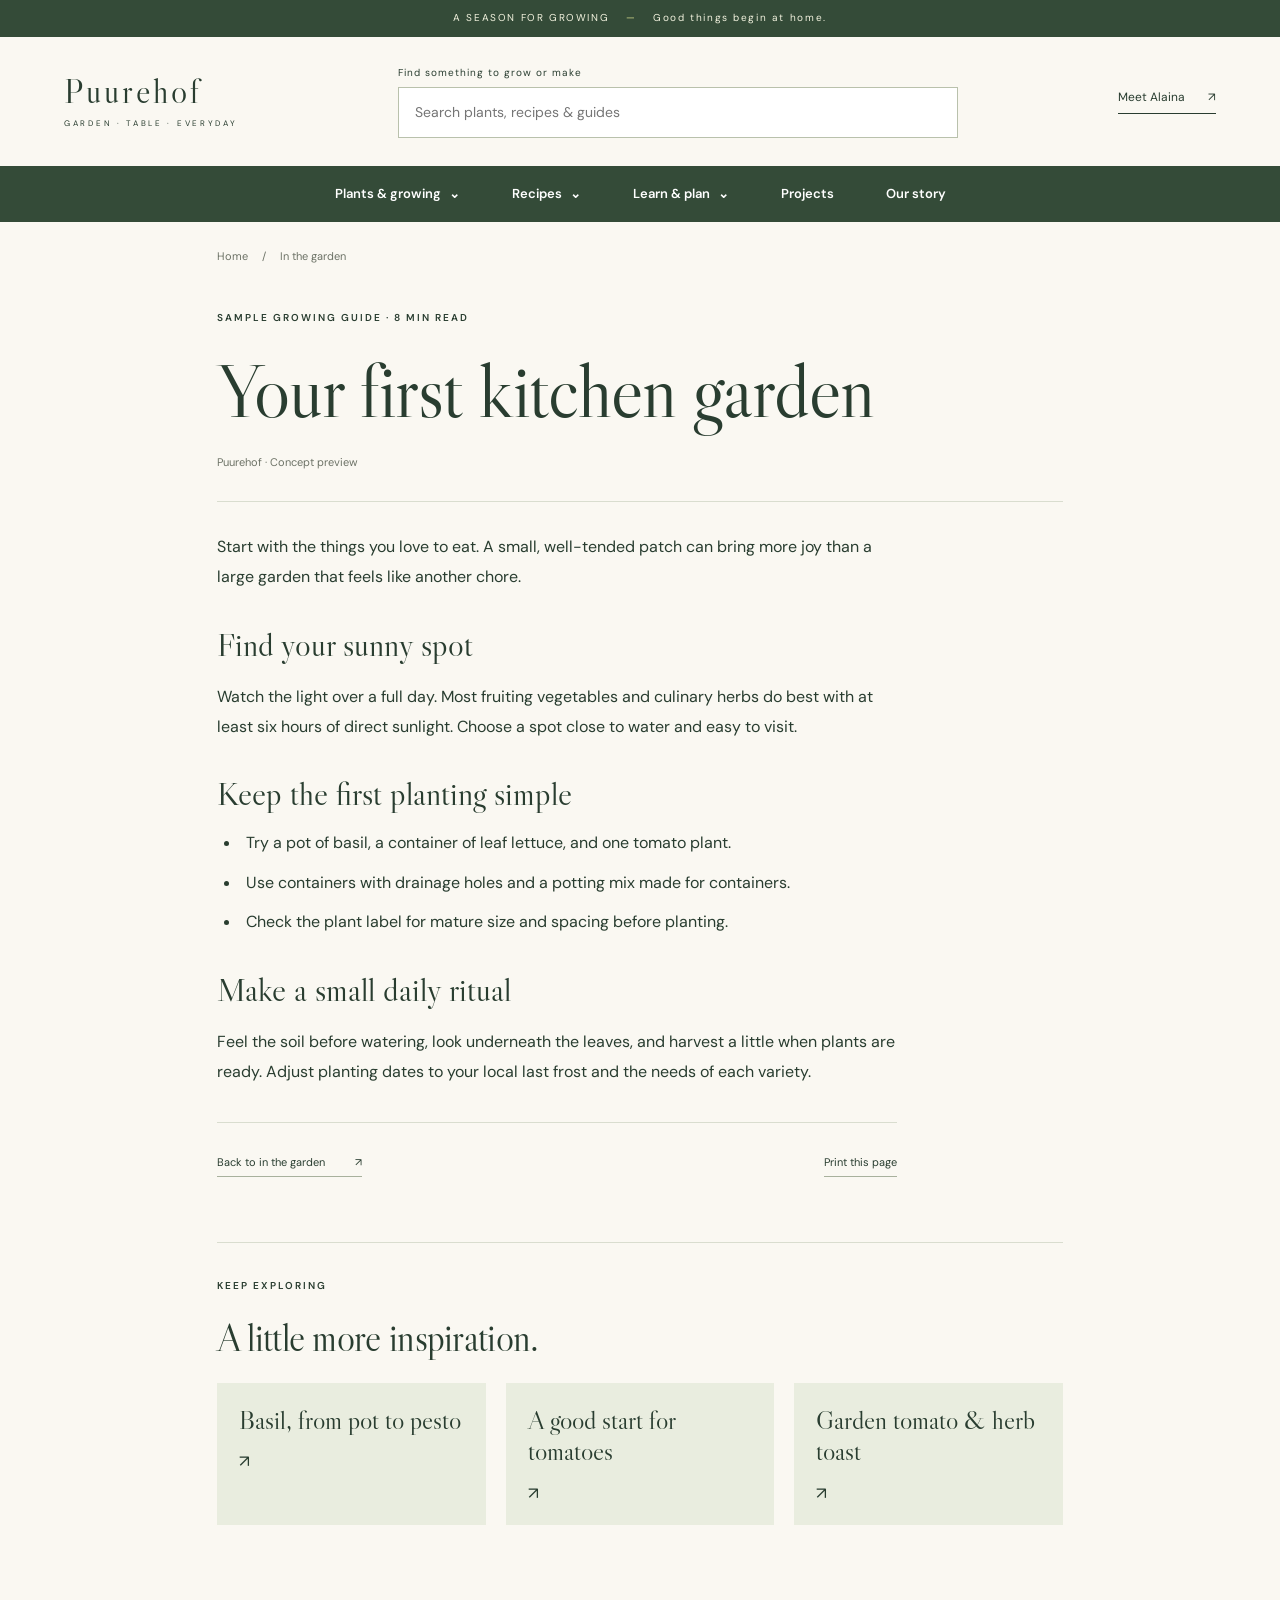
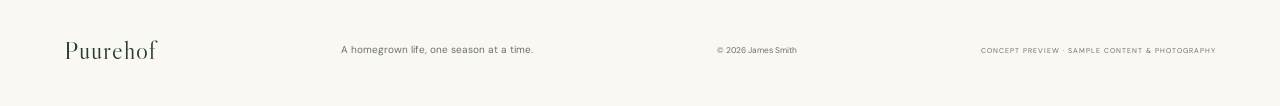
<file: plant-care/kitchen-garden.html>
<!doctype html>
<html lang="en">
  <head>
    <meta charset="UTF-8" />
    <meta name="viewport" content="width=device-width, initial-scale=1" />
    <meta name="theme-color" content="#344b38" />
    <meta
      name="description"
      content="Your first kitchen garden — a sample from Puurehof, Alaina's garden-to-table lifestyle concept."
    />
    <title>Your first kitchen garden — Puurehof</title>
    <link rel="stylesheet" href="../css/Puurehof.css" />
    <script src="../js/Puurehof.js" defer></script>
  </head>
  <body>
    <!-- Announcement: the seasonal message at the top of the page. -->
    <div class="announcement">
      A SEASON FOR GROWING
      <span>—</span>
      Good things begin at home.
    </div>
    <!-- Site header: the logo, search field, menu button, and main navigation. -->
    <header class="header">
      <div class="header-main">
        <a class="wordmark" href="../index.html" aria-label="Puurehof home">
          Puurehof
          <small>GARDEN · TABLE · EVERYDAY</small>
        </a>
        <div class="site-search">
          <label class="search-label" for="site-search">
            Find something to grow or make
          </label>
          <input
            id="site-search"
            type="search"
            placeholder="Search plants, recipes &amp; guides"
            aria-controls="search-results"
            autocomplete="off"
          />
          <div
            id="search-results"
            class="search-results"
            hidden
            aria-live="polite"
          ></div>
        </div>
        <a class="header-link" href="../index.html#about">
          Meet Alaina
          <span>↗</span>
        </a>
        <button
          class="menu-toggle"
          aria-expanded="false"
          aria-controls="navigation"
        >
          Menu
          <span aria-hidden="true">☰</span>
        </button>
      </div>
      <!-- Main navigation: dropdown menus for plants, recipes, and planning. -->
      <nav id="navigation" aria-label="Main navigation">
        <!-- Dropdown: Plants & growing -->
        <details class="nav-dropdown">
          <summary>
            Plants & growing
            <span aria-hidden="true">⌄</span>
          </summary>
          <div class="nav-submenu mega-menu">
            <div class="menu-column">
              <p>Explore plants</p>
              <a href="../plant-care/tomatoes.html">Tomatoes</a>
              <a href="../plant-care/basil.html">Basil & herbs</a>
            </div>
            <div class="menu-column">
              <p>Find your beginning</p>
              <a href="../plant-care/kitchen-garden.html" aria-current="page">
                Start a kitchen garden
              </a>
              <a href="../plant-care/basil.html">Grow in a pot</a>
              <a href="../index.html#garden">All growing guides</a>
            </div>
            <div class="menu-column">
              <p>From garden to table</p>
              <a href="../recipes/tomato-toast.html">
                Put your tomatoes to work
              </a>
              <a href="../recipes/herb-butter.html">
                Make the most of fresh herbs
              </a>
            </div>
          </div>
        </details>
        <!-- Dropdown: Recipes -->
        <details class="nav-dropdown">
          <summary>
            Recipes
            <span aria-hidden="true">⌄</span>
          </summary>
          <div class="nav-submenu mega-menu">
            <div class="menu-column">
              <p>Fresh from the garden</p>
              <a href="../recipes/tomato-toast.html">
                Garden tomato & herb toast
              </a>
              <a href="../recipes/green-salad.html">Just-picked green salad</a>
            </div>
            <div class="menu-column">
              <p>Simple things to make</p>
              <a href="../recipes/herb-butter.html">
                Lemon & garden herb butter
              </a>
              <a href="../index.html#table">All recipes</a>
            </div>
            <div class="menu-column">
              <p>Grow your ingredients</p>
              <a href="../plant-care/tomatoes.html">
                Get started with tomatoes
              </a>
              <a href="../plant-care/basil.html">Care for your basil</a>
            </div>
          </div>
        </details>
        <!-- Dropdown: Learn & plan -->
        <details class="nav-dropdown">
          <summary>
            Learn & plan
            <span aria-hidden="true">⌄</span>
          </summary>
          <div class="nav-submenu mega-menu">
            <div class="menu-column">
              <p>Growing library</p>
              <a href="../plant-care/kitchen-garden.html" aria-current="page">
                Your first kitchen garden
              </a>
              <a href="../plant-care/tomatoes.html">Tomato growing guide</a>
              <a href="../plant-care/basil.html">Basil growing guide</a>
            </div>
            <div class="menu-column">
              <p>Project journal</p>
              <a href="../current-project.html">
                A kitchen garden, one bed at a time
              </a>
              <a href="../upcoming-project.html">Plan the next season</a>
            </div>
            <div class="menu-column">
              <p>More inspiration</p>
              <a href="../index.html#watch">Watch & grow</a>
              <a href="../index.html#favorites">Alaina's favorites</a>
            </div>
          </div>
        </details>
        <a href="../index.html#journal">Projects</a>
        <a href="../index.html#about">Our story</a>
      </nav>
    </header>
    <!-- Main content: the article and links to related stories. -->
    <main id="main-content" class="article-page">
      <!-- Breadcrumbs: links back to the homepage and this article category. -->
      <nav class="breadcrumbs" aria-label="Breadcrumb">
        <a href="../index.html">Home</a>
        <span>/</span>
        <a href="../index.html#garden">In the garden</a>
      </nav>
      <!-- Article: the full recipe, growing guide, or project story. -->
      <article>
        <!-- Article heading: the title, category, and byline. -->
        <header class="article-heading">
          <p class="eyebrow">SAMPLE GROWING GUIDE · 8 MIN READ</p>
          <h1>Your first kitchen garden</h1>
          <p class="article-byline">Puurehof · Concept preview</p>
        </header>
        <!-- Article body: the main text, instructions, and lists. -->
        <div class="article-body">
          <p>
            Start with the things you love to eat. A small, well-tended patch
            can bring more joy than a large garden that feels like another
            chore.
          </p>
          <!-- Article topic: Find your sunny spot. -->
          <h2>Find your sunny spot</h2>
          <p>
            Watch the light over a full day. Most fruiting vegetables and
            culinary herbs do best with at least six hours of direct sunlight.
            Choose a spot close to water and easy to visit.
          </p>
          <!-- Article topic: Keep the first planting simple. -->
          <h2>Keep the first planting simple</h2>
          <ul>
            <li>
              Try a pot of basil, a container of leaf lettuce, and one tomato
              plant.
            </li>
            <li>
              Use containers with drainage holes and a potting mix made for
              containers.
            </li>
            <li>
              Check the plant label for mature size and spacing before planting.
            </li>
          </ul>
          <!-- Article topic: Make a small daily ritual. -->
          <h2>Make a small daily ritual</h2>
          <p>
            Feel the soil before watering, look underneath the leaves, and
            harvest a little when plants are ready. Adjust planting dates to
            your local last frost and the needs of each variety.
          </p>
        </div>
        <!-- Article actions: return to the category or print this page. -->
        <div class="article-actions">
          <a class="text-link" href="../index.html#garden">
            Back to in the garden
            <span aria-hidden="true">&#8599;</span>
          </a>
          <button class="text-link print-button" type="button">
            Print this page
          </button>
        </div>
      </article>
      <!-- Keep exploring: links to related growing guides and stories. -->
      <aside class="related-stories" aria-label="More from Puurehof">
        <p class="eyebrow">KEEP EXPLORING</p>
        <h2>A little more inspiration.</h2>
        <div>
          <a class="related-link" href="basil.html">
            Basil, from pot to pesto
            <span aria-hidden="true">&#8599;</span>
          </a>
          <a class="related-link" href="tomatoes.html">
            A good start for tomatoes
            <span aria-hidden="true">&#8599;</span>
          </a>
          <a class="related-link" href="../recipes/tomato-toast.html">
            Garden tomato & herb toast
            <span aria-hidden="true">&#8599;</span>
          </a>
        </div>
      </aside>
    </main>
    <!-- Site footer: the Puurehof name, tagline, and concept-preview notice. -->
    <footer>
      <a class="footer-logo" href="../index.html">Puurehof</a>
      <p>A homegrown life, one season at a time.</p>
      <p><small>&copy; 2026 James Smith</small></p>
      <span>CONCEPT PREVIEW · SAMPLE CONTENT & PHOTOGRAPHY</span>
    </footer>
  </body>
</html>
</file>
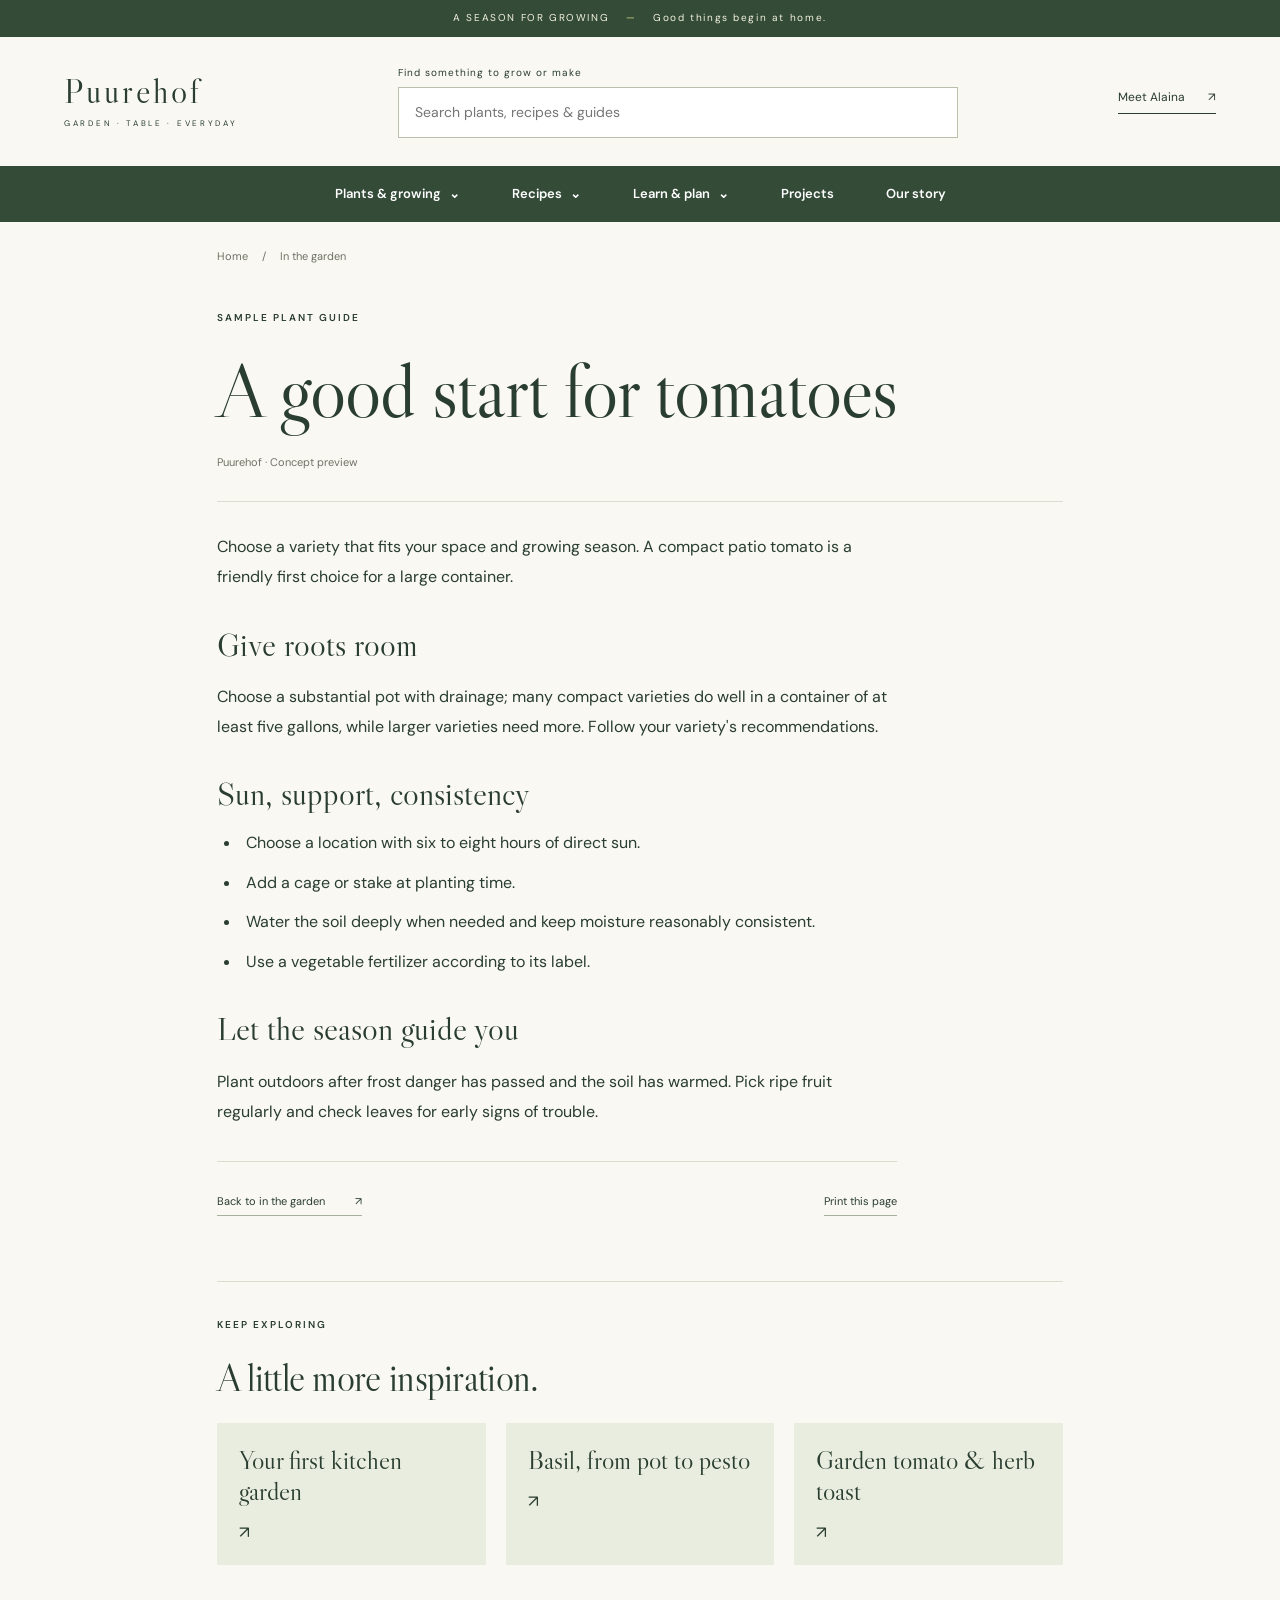
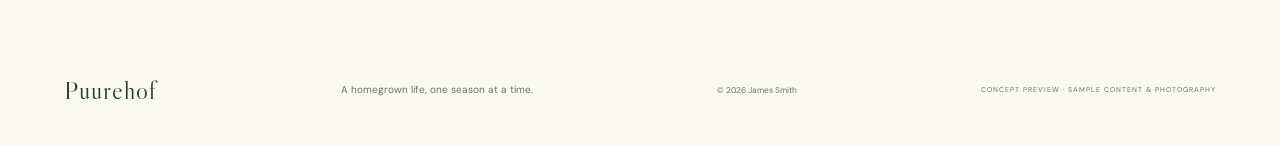
<file: plant-care/tomatoes.html>
<!doctype html>
<html lang="en">
  <head>
    <meta charset="UTF-8" />
    <meta name="viewport" content="width=device-width, initial-scale=1" />
    <meta name="theme-color" content="#344b38" />
    <meta
      name="description"
      content="A good start for tomatoes — a sample from Puurehof, Alaina's garden-to-table lifestyle concept."
    />
    <title>A good start for tomatoes — Puurehof</title>
    <link rel="stylesheet" href="../css/Puurehof.css" />
    <script src="../js/Puurehof.js" defer></script>
  </head>
  <body>
    <!-- Announcement: the seasonal message at the top of the page. -->
    <div class="announcement">
      A SEASON FOR GROWING
      <span>—</span>
      Good things begin at home.
    </div>
    <!-- Site header: the logo, search field, menu button, and main navigation. -->
    <header class="header">
      <div class="header-main">
        <a class="wordmark" href="../index.html" aria-label="Puurehof home">
          Puurehof
          <small>GARDEN · TABLE · EVERYDAY</small>
        </a>
        <div class="site-search">
          <label class="search-label" for="site-search">
            Find something to grow or make
          </label>
          <input
            id="site-search"
            type="search"
            placeholder="Search plants, recipes &amp; guides"
            aria-controls="search-results"
            autocomplete="off"
          />
          <div
            id="search-results"
            class="search-results"
            hidden
            aria-live="polite"
          ></div>
        </div>
        <a class="header-link" href="../index.html#about">
          Meet Alaina
          <span>↗</span>
        </a>
        <button
          class="menu-toggle"
          aria-expanded="false"
          aria-controls="navigation"
        >
          Menu
          <span aria-hidden="true">☰</span>
        </button>
      </div>
      <!-- Main navigation: dropdown menus for plants, recipes, and planning. -->
      <nav id="navigation" aria-label="Main navigation">
        <!-- Dropdown: Plants & growing -->
        <details class="nav-dropdown">
          <summary>
            Plants & growing
            <span aria-hidden="true">⌄</span>
          </summary>
          <div class="nav-submenu mega-menu">
            <div class="menu-column">
              <p>Explore plants</p>
              <a href="../plant-care/tomatoes.html" aria-current="page">
                Tomatoes
              </a>
              <a href="../plant-care/basil.html">Basil & herbs</a>
            </div>
            <div class="menu-column">
              <p>Find your beginning</p>
              <a href="../plant-care/kitchen-garden.html">
                Start a kitchen garden
              </a>
              <a href="../plant-care/basil.html">Grow in a pot</a>
              <a href="../index.html#garden">All growing guides</a>
            </div>
            <div class="menu-column">
              <p>From garden to table</p>
              <a href="../recipes/tomato-toast.html">
                Put your tomatoes to work
              </a>
              <a href="../recipes/herb-butter.html">
                Make the most of fresh herbs
              </a>
            </div>
          </div>
        </details>
        <!-- Dropdown: Recipes -->
        <details class="nav-dropdown">
          <summary>
            Recipes
            <span aria-hidden="true">⌄</span>
          </summary>
          <div class="nav-submenu mega-menu">
            <div class="menu-column">
              <p>Fresh from the garden</p>
              <a href="../recipes/tomato-toast.html">
                Garden tomato & herb toast
              </a>
              <a href="../recipes/green-salad.html">Just-picked green salad</a>
            </div>
            <div class="menu-column">
              <p>Simple things to make</p>
              <a href="../recipes/herb-butter.html">
                Lemon & garden herb butter
              </a>
              <a href="../index.html#table">All recipes</a>
            </div>
            <div class="menu-column">
              <p>Grow your ingredients</p>
              <a href="../plant-care/tomatoes.html" aria-current="page">
                Get started with tomatoes
              </a>
              <a href="../plant-care/basil.html">Care for your basil</a>
            </div>
          </div>
        </details>
        <!-- Dropdown: Learn & plan -->
        <details class="nav-dropdown">
          <summary>
            Learn & plan
            <span aria-hidden="true">⌄</span>
          </summary>
          <div class="nav-submenu mega-menu">
            <div class="menu-column">
              <p>Growing library</p>
              <a href="../plant-care/kitchen-garden.html">
                Your first kitchen garden
              </a>
              <a href="../plant-care/tomatoes.html" aria-current="page">
                Tomato growing guide
              </a>
              <a href="../plant-care/basil.html">Basil growing guide</a>
            </div>
            <div class="menu-column">
              <p>Project journal</p>
              <a href="../current-project.html">
                A kitchen garden, one bed at a time
              </a>
              <a href="../upcoming-project.html">Plan the next season</a>
            </div>
            <div class="menu-column">
              <p>More inspiration</p>
              <a href="../index.html#watch">Watch & grow</a>
              <a href="../index.html#favorites">Alaina's favorites</a>
            </div>
          </div>
        </details>
        <a href="../index.html#journal">Projects</a>
        <a href="../index.html#about">Our story</a>
      </nav>
    </header>
    <!-- Main content: the article and links to related stories. -->
    <main id="main-content" class="article-page">
      <!-- Breadcrumbs: links back to the homepage and this article category. -->
      <nav class="breadcrumbs" aria-label="Breadcrumb">
        <a href="../index.html">Home</a>
        <span>/</span>
        <a href="../index.html#garden">In the garden</a>
      </nav>
      <!-- Article: the full recipe, growing guide, or project story. -->
      <article>
        <!-- Article heading: the title, category, and byline. -->
        <header class="article-heading">
          <p class="eyebrow">SAMPLE PLANT GUIDE</p>
          <h1>A good start for tomatoes</h1>
          <p class="article-byline">Puurehof · Concept preview</p>
        </header>
        <!-- Article body: the main text, instructions, and lists. -->
        <div class="article-body">
          <p>
            Choose a variety that fits your space and growing season. A compact
            patio tomato is a friendly first choice for a large container.
          </p>
          <!-- Article topic: Give roots room. -->
          <h2>Give roots room</h2>
          <p>
            Choose a substantial pot with drainage; many compact varieties do
            well in a container of at least five gallons, while larger varieties
            need more. Follow your variety's recommendations.
          </p>
          <!-- Article topic: Sun, support, consistency. -->
          <h2>Sun, support, consistency</h2>
          <ul>
            <li>Choose a location with six to eight hours of direct sun.</li>
            <li>Add a cage or stake at planting time.</li>
            <li>
              Water the soil deeply when needed and keep moisture reasonably
              consistent.
            </li>
            <li>Use a vegetable fertilizer according to its label.</li>
          </ul>
          <!-- Article topic: Let the season guide you. -->
          <h2>Let the season guide you</h2>
          <p>
            Plant outdoors after frost danger has passed and the soil has
            warmed. Pick ripe fruit regularly and check leaves for early signs
            of trouble.
          </p>
        </div>
        <!-- Article actions: return to the category or print this page. -->
        <div class="article-actions">
          <a class="text-link" href="../index.html#garden">
            Back to in the garden
            <span aria-hidden="true">&#8599;</span>
          </a>
          <button class="text-link print-button" type="button">
            Print this page
          </button>
        </div>
      </article>
      <!-- Keep exploring: links to related growing guides and stories. -->
      <aside class="related-stories" aria-label="More from Puurehof">
        <p class="eyebrow">KEEP EXPLORING</p>
        <h2>A little more inspiration.</h2>
        <div>
          <a class="related-link" href="kitchen-garden.html">
            Your first kitchen garden
            <span aria-hidden="true">&#8599;</span>
          </a>
          <a class="related-link" href="basil.html">
            Basil, from pot to pesto
            <span aria-hidden="true">&#8599;</span>
          </a>
          <a class="related-link" href="../recipes/tomato-toast.html">
            Garden tomato & herb toast
            <span aria-hidden="true">&#8599;</span>
          </a>
        </div>
      </aside>
    </main>
    <!-- Site footer: the Puurehof name, tagline, and concept-preview notice. -->
    <footer>
      <a class="footer-logo" href="../index.html">Puurehof</a>
      <p>A homegrown life, one season at a time.</p>
      <p><small>&copy; 2026 James Smith</small></p>
      <span>CONCEPT PREVIEW · SAMPLE CONTENT & PHOTOGRAPHY</span>
    </footer>
  </body>
</html>
</file>
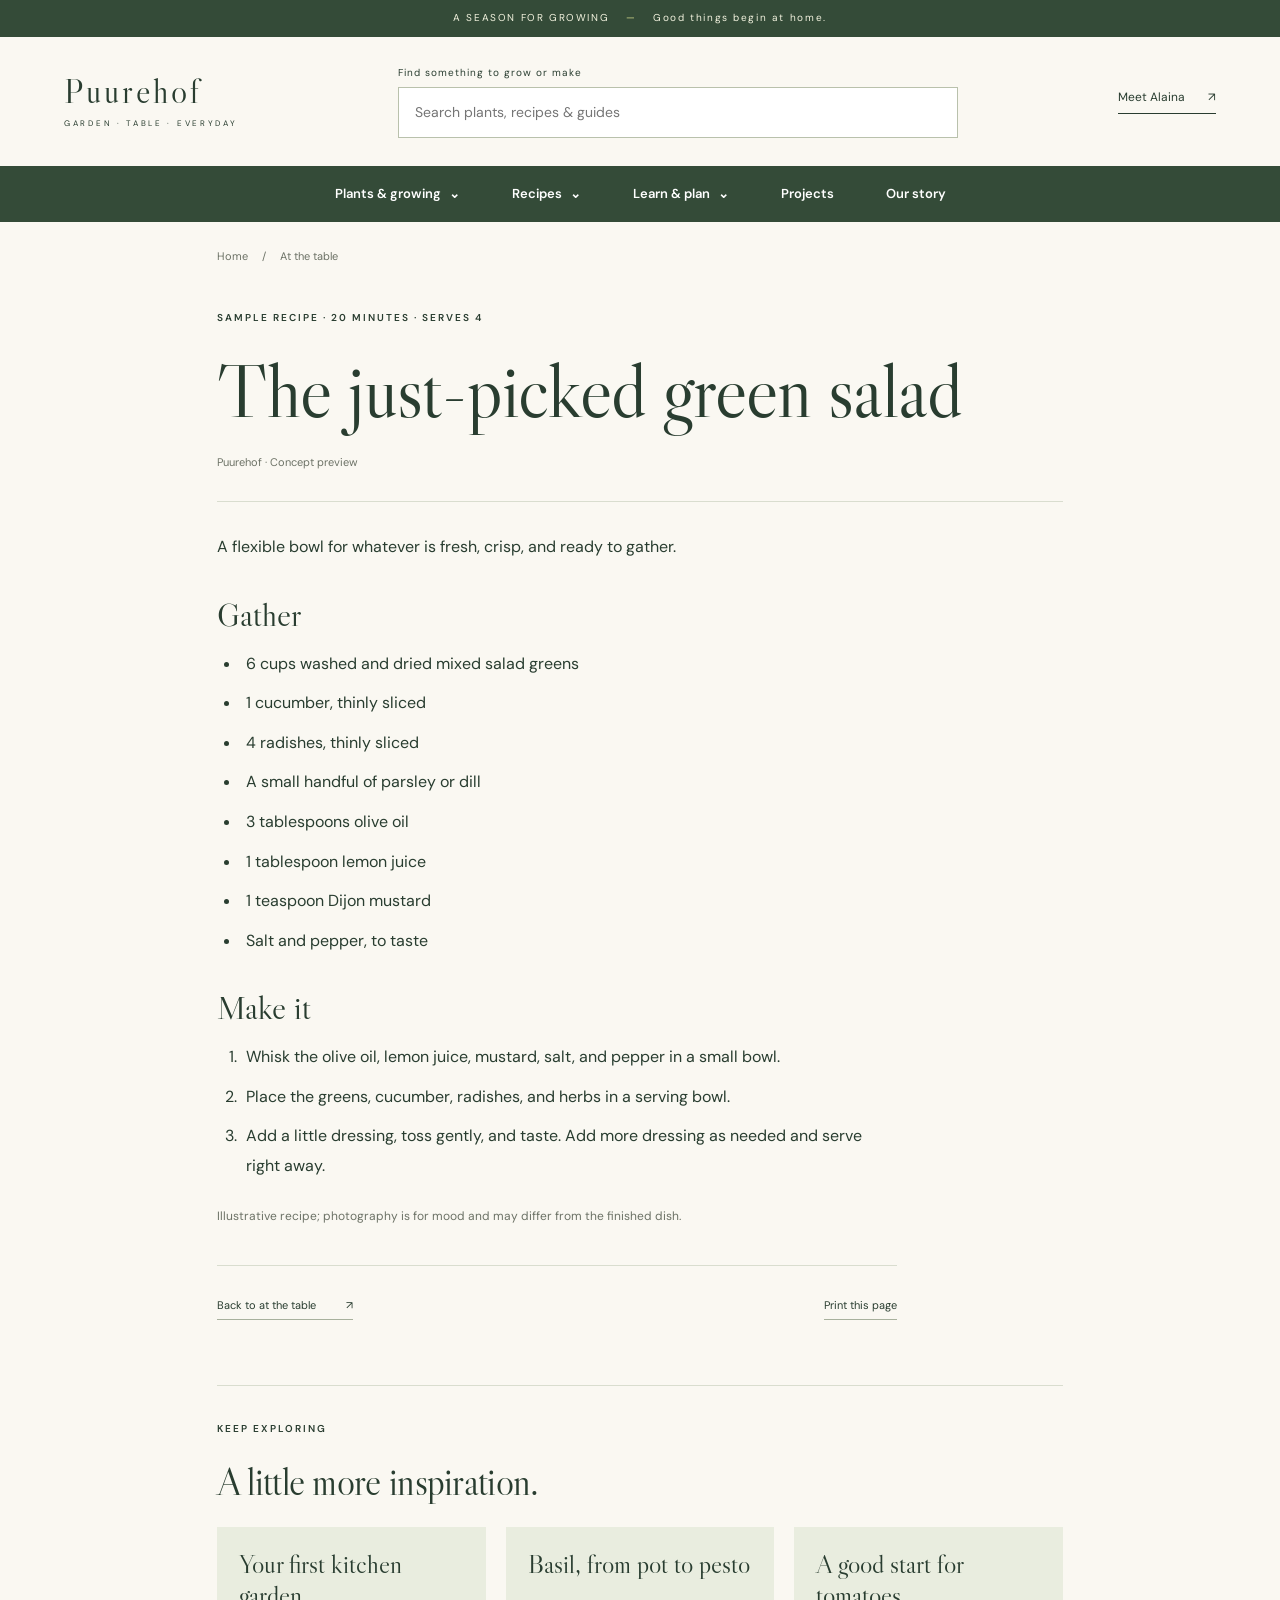
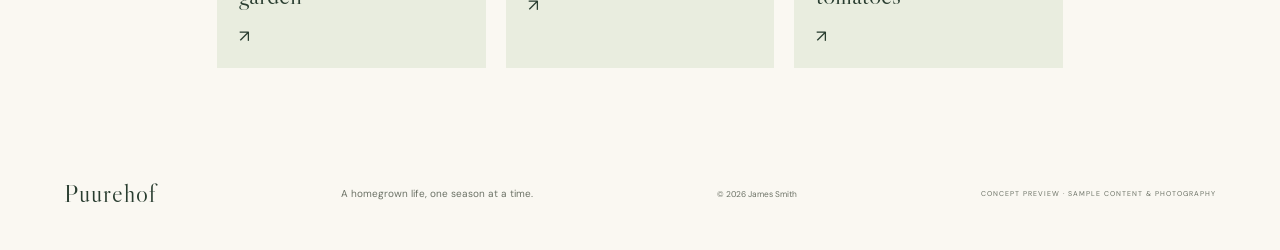
<file: recipes/green-salad.html>
<!doctype html>
<html lang="en">
  <head>
    <meta charset="UTF-8" />
    <meta name="viewport" content="width=device-width, initial-scale=1" />
    <meta name="theme-color" content="#344b38" />
    <meta
      name="description"
      content="The just-picked green salad — a sample from Puurehof, Alaina's garden-to-table lifestyle concept."
    />
    <title>The just-picked green salad — Puurehof</title>
    <link rel="stylesheet" href="../css/Puurehof.css" />
    <script src="../js/Puurehof.js" defer></script>
  </head>
  <body>
    <!-- Announcement: the seasonal message at the top of the page. -->
    <div class="announcement">
      A SEASON FOR GROWING
      <span>—</span>
      Good things begin at home.
    </div>
    <!-- Site header: the logo, search field, menu button, and main navigation. -->
    <header class="header">
      <div class="header-main">
        <a class="wordmark" href="../index.html" aria-label="Puurehof home">
          Puurehof
          <small>GARDEN · TABLE · EVERYDAY</small>
        </a>
        <div class="site-search">
          <label class="search-label" for="site-search">
            Find something to grow or make
          </label>
          <input
            id="site-search"
            type="search"
            placeholder="Search plants, recipes &amp; guides"
            aria-controls="search-results"
            autocomplete="off"
          />
          <div
            id="search-results"
            class="search-results"
            hidden
            aria-live="polite"
          ></div>
        </div>
        <a class="header-link" href="../index.html#about">
          Meet Alaina
          <span>↗</span>
        </a>
        <button
          class="menu-toggle"
          aria-expanded="false"
          aria-controls="navigation"
        >
          Menu
          <span aria-hidden="true">☰</span>
        </button>
      </div>
      <!-- Main navigation: dropdown menus for plants, recipes, and planning. -->
      <nav id="navigation" aria-label="Main navigation">
        <!-- Dropdown: Plants & growing -->
        <details class="nav-dropdown">
          <summary>
            Plants & growing
            <span aria-hidden="true">⌄</span>
          </summary>
          <div class="nav-submenu mega-menu">
            <div class="menu-column">
              <p>Explore plants</p>
              <a href="../plant-care/tomatoes.html">Tomatoes</a>
              <a href="../plant-care/basil.html">Basil & herbs</a>
            </div>
            <div class="menu-column">
              <p>Find your beginning</p>
              <a href="../plant-care/kitchen-garden.html">
                Start a kitchen garden
              </a>
              <a href="../plant-care/basil.html">Grow in a pot</a>
              <a href="../index.html#garden">All growing guides</a>
            </div>
            <div class="menu-column">
              <p>From garden to table</p>
              <a href="../recipes/tomato-toast.html">
                Put your tomatoes to work
              </a>
              <a href="../recipes/herb-butter.html">
                Make the most of fresh herbs
              </a>
            </div>
          </div>
        </details>
        <!-- Dropdown: Recipes -->
        <details class="nav-dropdown">
          <summary>
            Recipes
            <span aria-hidden="true">⌄</span>
          </summary>
          <div class="nav-submenu mega-menu">
            <div class="menu-column">
              <p>Fresh from the garden</p>
              <a href="../recipes/tomato-toast.html">
                Garden tomato & herb toast
              </a>
              <a href="../recipes/green-salad.html" aria-current="page">
                Just-picked green salad
              </a>
            </div>
            <div class="menu-column">
              <p>Simple things to make</p>
              <a href="../recipes/herb-butter.html">
                Lemon & garden herb butter
              </a>
              <a href="../index.html#table">All recipes</a>
            </div>
            <div class="menu-column">
              <p>Grow your ingredients</p>
              <a href="../plant-care/tomatoes.html">
                Get started with tomatoes
              </a>
              <a href="../plant-care/basil.html">Care for your basil</a>
            </div>
          </div>
        </details>
        <!-- Dropdown: Learn & plan -->
        <details class="nav-dropdown">
          <summary>
            Learn & plan
            <span aria-hidden="true">⌄</span>
          </summary>
          <div class="nav-submenu mega-menu">
            <div class="menu-column">
              <p>Growing library</p>
              <a href="../plant-care/kitchen-garden.html">
                Your first kitchen garden
              </a>
              <a href="../plant-care/tomatoes.html">Tomato growing guide</a>
              <a href="../plant-care/basil.html">Basil growing guide</a>
            </div>
            <div class="menu-column">
              <p>Project journal</p>
              <a href="../current-project.html">
                A kitchen garden, one bed at a time
              </a>
              <a href="../upcoming-project.html">Plan the next season</a>
            </div>
            <div class="menu-column">
              <p>More inspiration</p>
              <a href="../index.html#watch">Watch & grow</a>
              <a href="../index.html#favorites">Alaina's favorites</a>
            </div>
          </div>
        </details>
        <a href="../index.html#journal">Projects</a>
        <a href="../index.html#about">Our story</a>
      </nav>
    </header>
    <!-- Main content: the article and links to related stories. -->
    <main id="main-content" class="article-page">
      <!-- Breadcrumbs: links back to the homepage and this article category. -->
      <nav class="breadcrumbs" aria-label="Breadcrumb">
        <a href="../index.html">Home</a>
        <span>/</span>
        <a href="../index.html#table">At the table</a>
      </nav>
      <!-- Article: the full recipe, growing guide, or project story. -->
      <article>
        <!-- Article heading: the title, category, and byline. -->
        <header class="article-heading">
          <p class="eyebrow">SAMPLE RECIPE · 20 MINUTES · SERVES 4</p>
          <h1>The just-picked green salad</h1>
          <p class="article-byline">Puurehof · Concept preview</p>
        </header>
        <!-- Article body: the main text, instructions, and lists. -->
        <div class="article-body">
          <p>
            A flexible bowl for whatever is fresh, crisp, and ready to gather.
          </p>
          <!-- Article topic: Gather. -->
          <h2>Gather</h2>
          <ul>
            <li>6 cups washed and dried mixed salad greens</li>
            <li>1 cucumber, thinly sliced</li>
            <li>4 radishes, thinly sliced</li>
            <li>A small handful of parsley or dill</li>
            <li>3 tablespoons olive oil</li>
            <li>1 tablespoon lemon juice</li>
            <li>1 teaspoon Dijon mustard</li>
            <li>Salt and pepper, to taste</li>
          </ul>
          <!-- Article topic: Make it. -->
          <h2>Make it</h2>
          <ol>
            <li>
              Whisk the olive oil, lemon juice, mustard, salt, and pepper in a
              small bowl.
            </li>
            <li>
              Place the greens, cucumber, radishes, and herbs in a serving bowl.
            </li>
            <li>
              Add a little dressing, toss gently, and taste. Add more dressing
              as needed and serve right away.
            </li>
          </ol>
          <p>
            <small>
              Illustrative recipe; photography is for mood and may differ from
              the finished dish.
            </small>
          </p>
        </div>
        <!-- Article actions: return to the category or print this page. -->
        <div class="article-actions">
          <a class="text-link" href="../index.html#table">
            Back to at the table
            <span aria-hidden="true">&#8599;</span>
          </a>
          <button class="text-link print-button" type="button">
            Print this page
          </button>
        </div>
      </article>
      <!-- Keep exploring: links to related growing guides and stories. -->
      <aside class="related-stories" aria-label="More from Puurehof">
        <p class="eyebrow">KEEP EXPLORING</p>
        <h2>A little more inspiration.</h2>
        <div>
          <a class="related-link" href="../plant-care/kitchen-garden.html">
            Your first kitchen garden
            <span aria-hidden="true">&#8599;</span>
          </a>
          <a class="related-link" href="../plant-care/basil.html">
            Basil, from pot to pesto
            <span aria-hidden="true">&#8599;</span>
          </a>
          <a class="related-link" href="../plant-care/tomatoes.html">
            A good start for tomatoes
            <span aria-hidden="true">&#8599;</span>
          </a>
        </div>
      </aside>
    </main>
    <!-- Site footer: the Puurehof name, tagline, and concept-preview notice. -->
    <footer>
      <a class="footer-logo" href="../index.html">Puurehof</a>
      <p>A homegrown life, one season at a time.</p>
      <p><small>&copy; 2026 James Smith</small></p>
      <span>CONCEPT PREVIEW · SAMPLE CONTENT & PHOTOGRAPHY</span>
    </footer>
  </body>
</html>
</file>
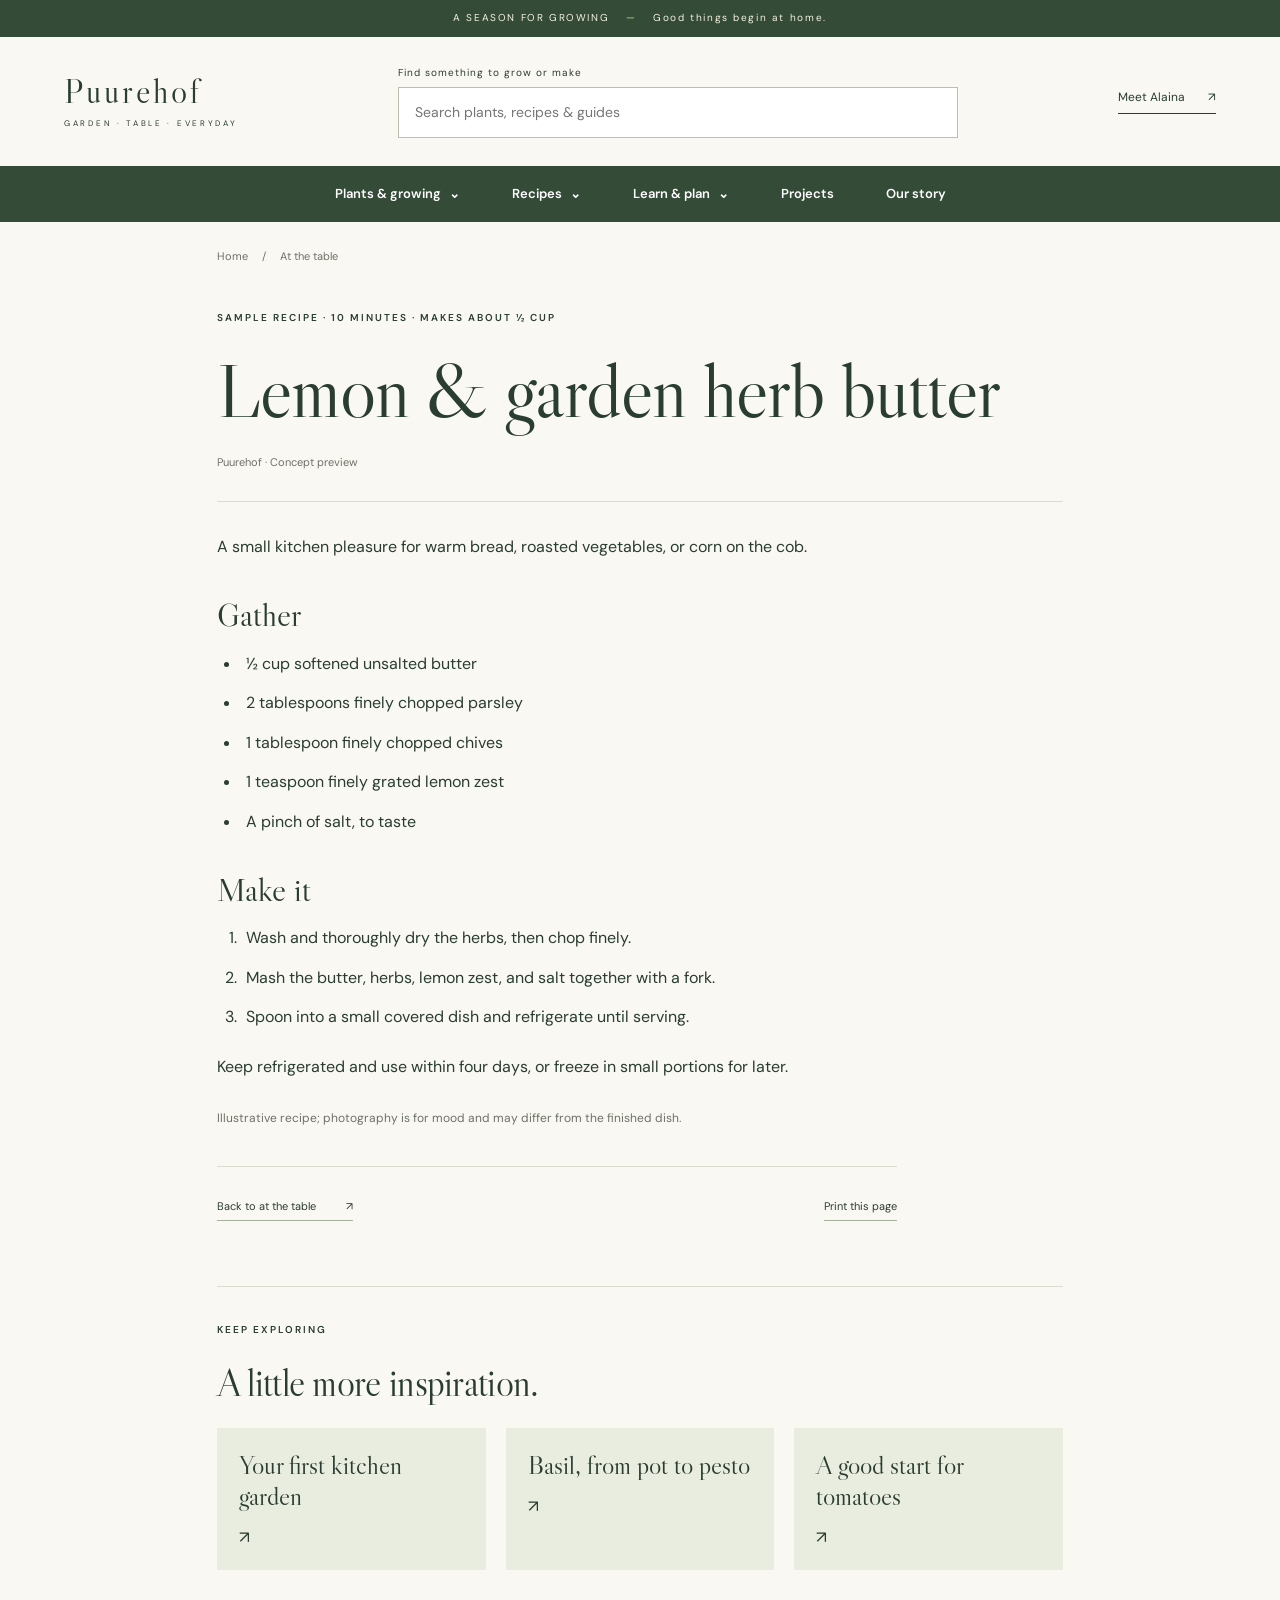
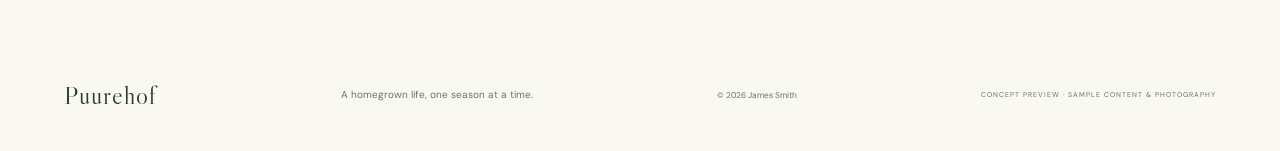
<file: recipes/herb-butter.html>
<!doctype html>
<html lang="en">
  <head>
    <meta charset="UTF-8" />
    <meta name="viewport" content="width=device-width, initial-scale=1" />
    <meta name="theme-color" content="#344b38" />
    <meta
      name="description"
      content="Lemon & garden herb butter — a sample from Puurehof, Alaina's garden-to-table lifestyle concept."
    />
    <title>Lemon & garden herb butter — Puurehof</title>
    <link rel="stylesheet" href="../css/Puurehof.css" />
    <script src="../js/Puurehof.js" defer></script>
  </head>
  <body>
    <!-- Announcement: the seasonal message at the top of the page. -->
    <div class="announcement">
      A SEASON FOR GROWING
      <span>—</span>
      Good things begin at home.
    </div>
    <!-- Site header: the logo, search field, menu button, and main navigation. -->
    <header class="header">
      <div class="header-main">
        <a class="wordmark" href="../index.html" aria-label="Puurehof home">
          Puurehof
          <small>GARDEN · TABLE · EVERYDAY</small>
        </a>
        <div class="site-search">
          <label class="search-label" for="site-search">
            Find something to grow or make
          </label>
          <input
            id="site-search"
            type="search"
            placeholder="Search plants, recipes &amp; guides"
            aria-controls="search-results"
            autocomplete="off"
          />
          <div
            id="search-results"
            class="search-results"
            hidden
            aria-live="polite"
          ></div>
        </div>
        <a class="header-link" href="../index.html#about">
          Meet Alaina
          <span>↗</span>
        </a>
        <button
          class="menu-toggle"
          aria-expanded="false"
          aria-controls="navigation"
        >
          Menu
          <span aria-hidden="true">☰</span>
        </button>
      </div>
      <!-- Main navigation: dropdown menus for plants, recipes, and planning. -->
      <nav id="navigation" aria-label="Main navigation">
        <!-- Dropdown: Plants & growing -->
        <details class="nav-dropdown">
          <summary>
            Plants & growing
            <span aria-hidden="true">⌄</span>
          </summary>
          <div class="nav-submenu mega-menu">
            <div class="menu-column">
              <p>Explore plants</p>
              <a href="../plant-care/tomatoes.html">Tomatoes</a>
              <a href="../plant-care/basil.html">Basil & herbs</a>
            </div>
            <div class="menu-column">
              <p>Find your beginning</p>
              <a href="../plant-care/kitchen-garden.html">
                Start a kitchen garden
              </a>
              <a href="../plant-care/basil.html">Grow in a pot</a>
              <a href="../index.html#garden">All growing guides</a>
            </div>
            <div class="menu-column">
              <p>From garden to table</p>
              <a href="../recipes/tomato-toast.html">
                Put your tomatoes to work
              </a>
              <a href="../recipes/herb-butter.html" aria-current="page">
                Make the most of fresh herbs
              </a>
            </div>
          </div>
        </details>
        <!-- Dropdown: Recipes -->
        <details class="nav-dropdown">
          <summary>
            Recipes
            <span aria-hidden="true">⌄</span>
          </summary>
          <div class="nav-submenu mega-menu">
            <div class="menu-column">
              <p>Fresh from the garden</p>
              <a href="../recipes/tomato-toast.html">
                Garden tomato & herb toast
              </a>
              <a href="../recipes/green-salad.html">Just-picked green salad</a>
            </div>
            <div class="menu-column">
              <p>Simple things to make</p>
              <a href="../recipes/herb-butter.html" aria-current="page">
                Lemon & garden herb butter
              </a>
              <a href="../index.html#table">All recipes</a>
            </div>
            <div class="menu-column">
              <p>Grow your ingredients</p>
              <a href="../plant-care/tomatoes.html">
                Get started with tomatoes
              </a>
              <a href="../plant-care/basil.html">Care for your basil</a>
            </div>
          </div>
        </details>
        <!-- Dropdown: Learn & plan -->
        <details class="nav-dropdown">
          <summary>
            Learn & plan
            <span aria-hidden="true">⌄</span>
          </summary>
          <div class="nav-submenu mega-menu">
            <div class="menu-column">
              <p>Growing library</p>
              <a href="../plant-care/kitchen-garden.html">
                Your first kitchen garden
              </a>
              <a href="../plant-care/tomatoes.html">Tomato growing guide</a>
              <a href="../plant-care/basil.html">Basil growing guide</a>
            </div>
            <div class="menu-column">
              <p>Project journal</p>
              <a href="../current-project.html">
                A kitchen garden, one bed at a time
              </a>
              <a href="../upcoming-project.html">Plan the next season</a>
            </div>
            <div class="menu-column">
              <p>More inspiration</p>
              <a href="../index.html#watch">Watch & grow</a>
              <a href="../index.html#favorites">Alaina's favorites</a>
            </div>
          </div>
        </details>
        <a href="../index.html#journal">Projects</a>
        <a href="../index.html#about">Our story</a>
      </nav>
    </header>
    <!-- Main content: the article and links to related stories. -->
    <main id="main-content" class="article-page">
      <!-- Breadcrumbs: links back to the homepage and this article category. -->
      <nav class="breadcrumbs" aria-label="Breadcrumb">
        <a href="../index.html">Home</a>
        <span>/</span>
        <a href="../index.html#table">At the table</a>
      </nav>
      <!-- Article: the full recipe, growing guide, or project story. -->
      <article>
        <!-- Article heading: the title, category, and byline. -->
        <header class="article-heading">
          <p class="eyebrow">SAMPLE RECIPE · 10 MINUTES · MAKES ABOUT ½ CUP</p>
          <h1>Lemon & garden herb butter</h1>
          <p class="article-byline">Puurehof · Concept preview</p>
        </header>
        <!-- Article body: the main text, instructions, and lists. -->
        <div class="article-body">
          <p>
            A small kitchen pleasure for warm bread, roasted vegetables, or corn
            on the cob.
          </p>
          <!-- Article topic: Gather. -->
          <h2>Gather</h2>
          <ul>
            <li>½ cup softened unsalted butter</li>
            <li>2 tablespoons finely chopped parsley</li>
            <li>1 tablespoon finely chopped chives</li>
            <li>1 teaspoon finely grated lemon zest</li>
            <li>A pinch of salt, to taste</li>
          </ul>
          <!-- Article topic: Make it. -->
          <h2>Make it</h2>
          <ol>
            <li>Wash and thoroughly dry the herbs, then chop finely.</li>
            <li>
              Mash the butter, herbs, lemon zest, and salt together with a fork.
            </li>
            <li>
              Spoon into a small covered dish and refrigerate until serving.
            </li>
          </ol>
          <p>
            Keep refrigerated and use within four days, or freeze in small
            portions for later.
          </p>
          <p>
            <small>
              Illustrative recipe; photography is for mood and may differ from
              the finished dish.
            </small>
          </p>
        </div>
        <!-- Article actions: return to the category or print this page. -->
        <div class="article-actions">
          <a class="text-link" href="../index.html#table">
            Back to at the table
            <span aria-hidden="true">&#8599;</span>
          </a>
          <button class="text-link print-button" type="button">
            Print this page
          </button>
        </div>
      </article>
      <!-- Keep exploring: links to related growing guides and stories. -->
      <aside class="related-stories" aria-label="More from Puurehof">
        <p class="eyebrow">KEEP EXPLORING</p>
        <h2>A little more inspiration.</h2>
        <div>
          <a class="related-link" href="../plant-care/kitchen-garden.html">
            Your first kitchen garden
            <span aria-hidden="true">&#8599;</span>
          </a>
          <a class="related-link" href="../plant-care/basil.html">
            Basil, from pot to pesto
            <span aria-hidden="true">&#8599;</span>
          </a>
          <a class="related-link" href="../plant-care/tomatoes.html">
            A good start for tomatoes
            <span aria-hidden="true">&#8599;</span>
          </a>
        </div>
      </aside>
    </main>
    <!-- Site footer: the Puurehof name, tagline, and concept-preview notice. -->
    <footer>
      <a class="footer-logo" href="../index.html">Puurehof</a>
      <p>A homegrown life, one season at a time.</p>
      <p><small>&copy; 2026 James Smith</small></p>
      <span>CONCEPT PREVIEW · SAMPLE CONTENT & PHOTOGRAPHY</span>
    </footer>
  </body>
</html>
</file>
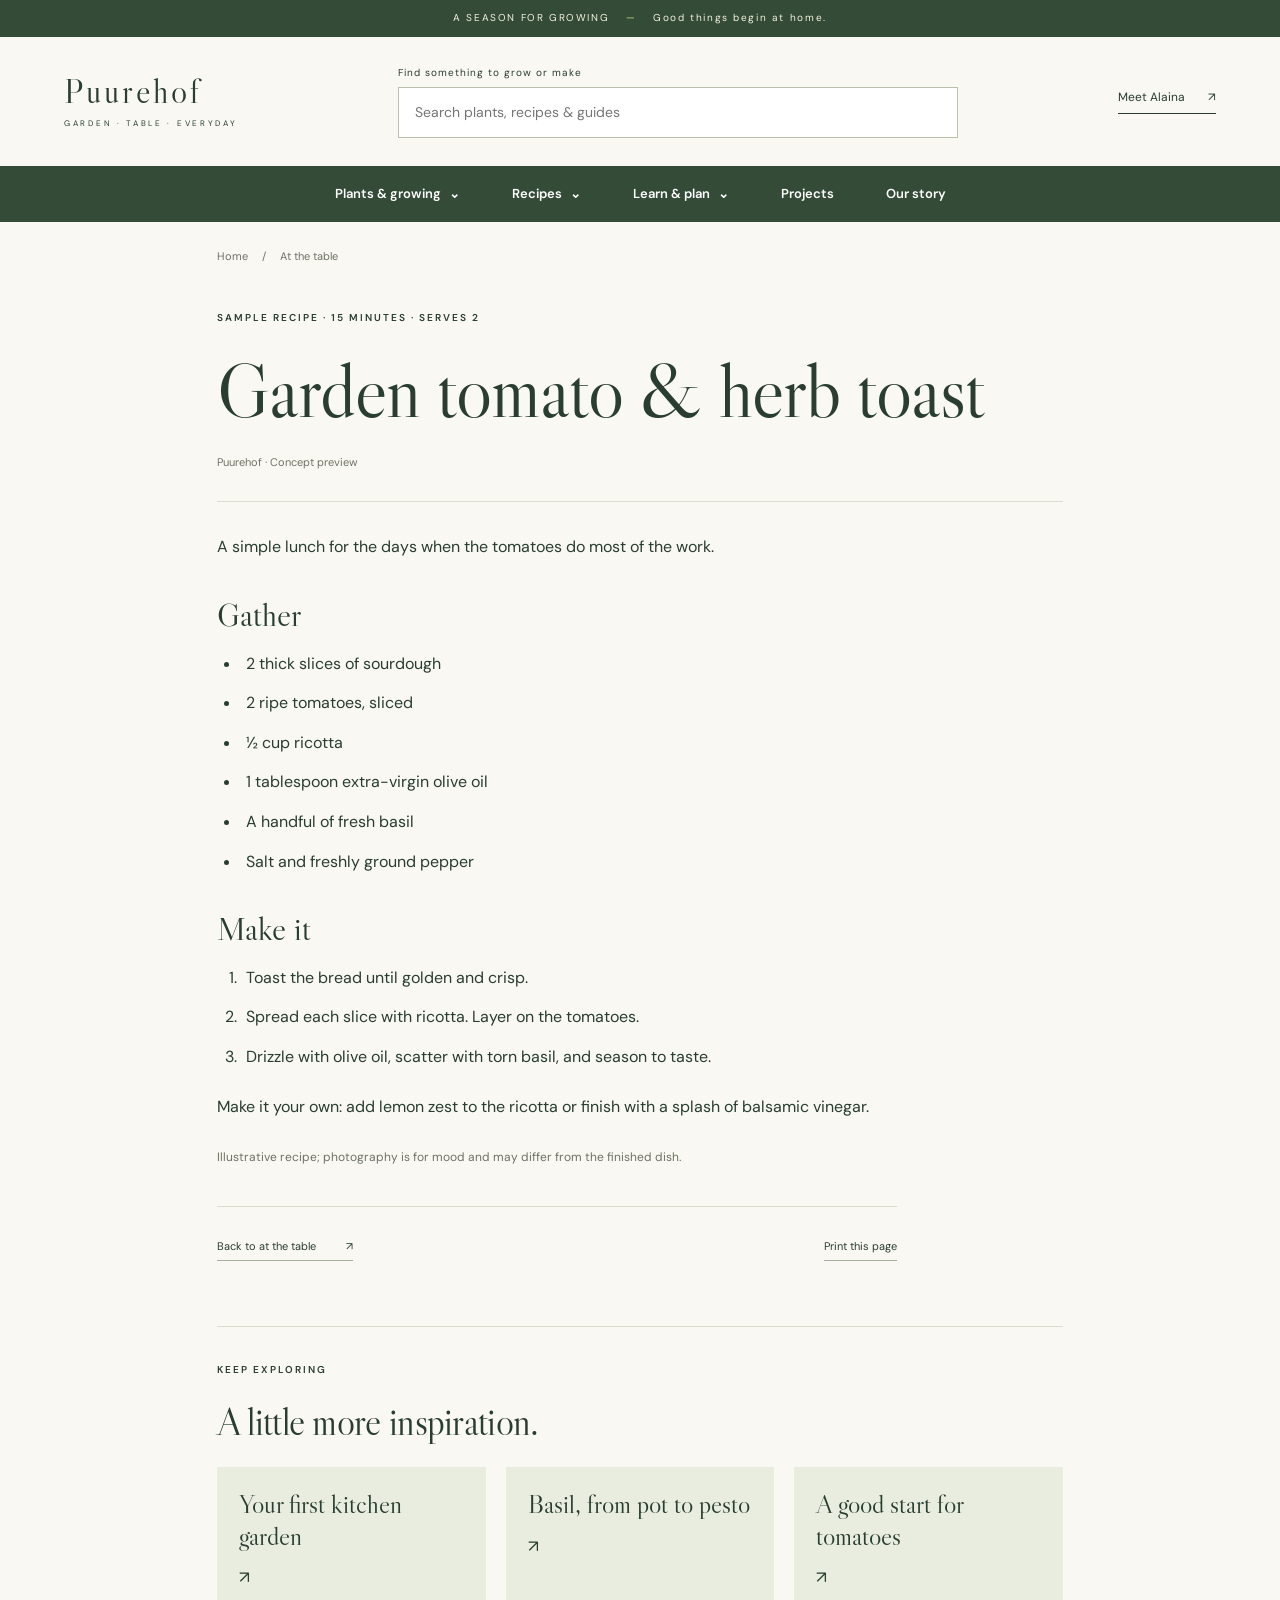
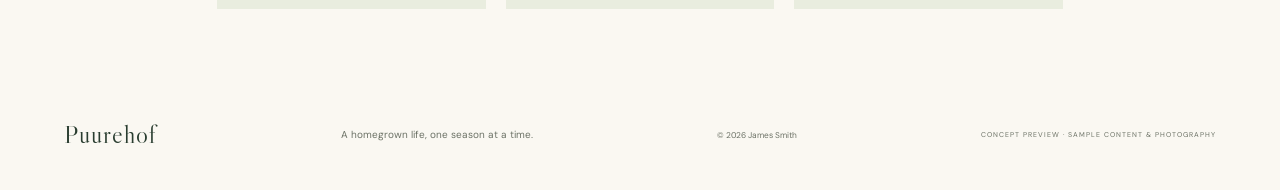
<file: recipes/tomato-toast.html>
<!doctype html>
<html lang="en">
  <head>
    <meta charset="UTF-8" />
    <meta name="viewport" content="width=device-width, initial-scale=1" />
    <meta name="theme-color" content="#344b38" />
    <meta
      name="description"
      content="Garden tomato & herb toast — a sample from Puurehof, Alaina's garden-to-table lifestyle concept."
    />
    <title>Garden tomato & herb toast — Puurehof</title>
    <link rel="stylesheet" href="../css/Puurehof.css" />
    <script src="../js/Puurehof.js" defer></script>
  </head>
  <body>
    <!-- Announcement: the seasonal message at the top of the page. -->
    <div class="announcement">
      A SEASON FOR GROWING
      <span>—</span>
      Good things begin at home.
    </div>
    <!-- Site header: the logo, search field, menu button, and main navigation. -->
    <header class="header">
      <div class="header-main">
        <a class="wordmark" href="../index.html" aria-label="Puurehof home">
          Puurehof
          <small>GARDEN · TABLE · EVERYDAY</small>
        </a>
        <div class="site-search">
          <label class="search-label" for="site-search">
            Find something to grow or make
          </label>
          <input
            id="site-search"
            type="search"
            placeholder="Search plants, recipes &amp; guides"
            aria-controls="search-results"
            autocomplete="off"
          />
          <div
            id="search-results"
            class="search-results"
            hidden
            aria-live="polite"
          ></div>
        </div>
        <a class="header-link" href="../index.html#about">
          Meet Alaina
          <span>↗</span>
        </a>
        <button
          class="menu-toggle"
          aria-expanded="false"
          aria-controls="navigation"
        >
          Menu
          <span aria-hidden="true">☰</span>
        </button>
      </div>
      <!-- Main navigation: dropdown menus for plants, recipes, and planning. -->
      <nav id="navigation" aria-label="Main navigation">
        <!-- Dropdown: Plants & growing -->
        <details class="nav-dropdown">
          <summary>
            Plants & growing
            <span aria-hidden="true">⌄</span>
          </summary>
          <div class="nav-submenu mega-menu">
            <div class="menu-column">
              <p>Explore plants</p>
              <a href="../plant-care/tomatoes.html">Tomatoes</a>
              <a href="../plant-care/basil.html">Basil & herbs</a>
            </div>
            <div class="menu-column">
              <p>Find your beginning</p>
              <a href="../plant-care/kitchen-garden.html">
                Start a kitchen garden
              </a>
              <a href="../plant-care/basil.html">Grow in a pot</a>
              <a href="../index.html#garden">All growing guides</a>
            </div>
            <div class="menu-column">
              <p>From garden to table</p>
              <a href="../recipes/tomato-toast.html" aria-current="page">
                Put your tomatoes to work
              </a>
              <a href="../recipes/herb-butter.html">
                Make the most of fresh herbs
              </a>
            </div>
          </div>
        </details>
        <!-- Dropdown: Recipes -->
        <details class="nav-dropdown">
          <summary>
            Recipes
            <span aria-hidden="true">⌄</span>
          </summary>
          <div class="nav-submenu mega-menu">
            <div class="menu-column">
              <p>Fresh from the garden</p>
              <a href="../recipes/tomato-toast.html" aria-current="page">
                Garden tomato & herb toast
              </a>
              <a href="../recipes/green-salad.html">Just-picked green salad</a>
            </div>
            <div class="menu-column">
              <p>Simple things to make</p>
              <a href="../recipes/herb-butter.html">
                Lemon & garden herb butter
              </a>
              <a href="../index.html#table">All recipes</a>
            </div>
            <div class="menu-column">
              <p>Grow your ingredients</p>
              <a href="../plant-care/tomatoes.html">
                Get started with tomatoes
              </a>
              <a href="../plant-care/basil.html">Care for your basil</a>
            </div>
          </div>
        </details>
        <!-- Dropdown: Learn & plan -->
        <details class="nav-dropdown">
          <summary>
            Learn & plan
            <span aria-hidden="true">⌄</span>
          </summary>
          <div class="nav-submenu mega-menu">
            <div class="menu-column">
              <p>Growing library</p>
              <a href="../plant-care/kitchen-garden.html">
                Your first kitchen garden
              </a>
              <a href="../plant-care/tomatoes.html">Tomato growing guide</a>
              <a href="../plant-care/basil.html">Basil growing guide</a>
            </div>
            <div class="menu-column">
              <p>Project journal</p>
              <a href="../current-project.html">
                A kitchen garden, one bed at a time
              </a>
              <a href="../upcoming-project.html">Plan the next season</a>
            </div>
            <div class="menu-column">
              <p>More inspiration</p>
              <a href="../index.html#watch">Watch & grow</a>
              <a href="../index.html#favorites">Alaina's favorites</a>
            </div>
          </div>
        </details>
        <a href="../index.html#journal">Projects</a>
        <a href="../index.html#about">Our story</a>
      </nav>
    </header>
    <!-- Main content: the article and links to related stories. -->
    <main id="main-content" class="article-page">
      <!-- Breadcrumbs: links back to the homepage and this article category. -->
      <nav class="breadcrumbs" aria-label="Breadcrumb">
        <a href="../index.html">Home</a>
        <span>/</span>
        <a href="../index.html#table">At the table</a>
      </nav>
      <!-- Article: the full recipe, growing guide, or project story. -->
      <article>
        <!-- Article heading: the title, category, and byline. -->
        <header class="article-heading">
          <p class="eyebrow">SAMPLE RECIPE · 15 MINUTES · SERVES 2</p>
          <h1>Garden tomato & herb toast</h1>
          <p class="article-byline">Puurehof · Concept preview</p>
        </header>
        <!-- Article body: the main text, instructions, and lists. -->
        <div class="article-body">
          <p>
            A simple lunch for the days when the tomatoes do most of the work.
          </p>
          <!-- Article topic: Gather. -->
          <h2>Gather</h2>
          <ul>
            <li>2 thick slices of sourdough</li>
            <li>2 ripe tomatoes, sliced</li>
            <li>½ cup ricotta</li>
            <li>1 tablespoon extra-virgin olive oil</li>
            <li>A handful of fresh basil</li>
            <li>Salt and freshly ground pepper</li>
          </ul>
          <!-- Article topic: Make it. -->
          <h2>Make it</h2>
          <ol>
            <li>Toast the bread until golden and crisp.</li>
            <li>Spread each slice with ricotta. Layer on the tomatoes.</li>
            <li>
              Drizzle with olive oil, scatter with torn basil, and season to
              taste.
            </li>
          </ol>
          <p>
            Make it your own: add lemon zest to the ricotta or finish with a
            splash of balsamic vinegar.
          </p>
          <p>
            <small>
              Illustrative recipe; photography is for mood and may differ from
              the finished dish.
            </small>
          </p>
        </div>
        <!-- Article actions: return to the category or print this page. -->
        <div class="article-actions">
          <a class="text-link" href="../index.html#table">
            Back to at the table
            <span aria-hidden="true">&#8599;</span>
          </a>
          <button class="text-link print-button" type="button">
            Print this page
          </button>
        </div>
      </article>
      <!-- Keep exploring: links to related growing guides and stories. -->
      <aside class="related-stories" aria-label="More from Puurehof">
        <p class="eyebrow">KEEP EXPLORING</p>
        <h2>A little more inspiration.</h2>
        <div>
          <a class="related-link" href="../plant-care/kitchen-garden.html">
            Your first kitchen garden
            <span aria-hidden="true">&#8599;</span>
          </a>
          <a class="related-link" href="../plant-care/basil.html">
            Basil, from pot to pesto
            <span aria-hidden="true">&#8599;</span>
          </a>
          <a class="related-link" href="../plant-care/tomatoes.html">
            A good start for tomatoes
            <span aria-hidden="true">&#8599;</span>
          </a>
        </div>
      </aside>
    </main>
    <!-- Site footer: the Puurehof name, tagline, and concept-preview notice. -->
    <footer>
      <a class="footer-logo" href="../index.html">Puurehof</a>
      <p>A homegrown life, one season at a time.</p>
      <p><small>&copy; 2026 James Smith</small></p>
      <span>CONCEPT PREVIEW · SAMPLE CONTENT & PHOTOGRAPHY</span>
    </footer>
  </body>
</html>
</file>
<file: css/Puurehof.css>
@import url('https://fonts.googleapis.com/css2?family=DM+Sans:wght@400;500;600;700&family=Libre+Caslon+Display&display=swap');

:root {
  --paper: #faf8f2;
  --ink: #293d30;
  --muted: #6c7266;
  --line: #d9ddcf;
  --green: #344b38;
  --sage: #e9eddf;
  --accent: #d7dc8e;
  --serif: 'Libre Caslon Display', Georgia, serif;
  --sans: 'DM Sans', Arial, sans-serif;
}
* {
  box-sizing: border-box;
}
html {
  scroll-behavior: smooth;
  scroll-padding-top: 30px;
}
body {
  margin: 0;
  background: var(--paper);
  color: var(--ink);
  font-family: var(--sans);
  font-size: 14px;
  line-height: 1.65;
}
button,
a {
  -webkit-tap-highlight-color: transparent;
}
a {
  color: inherit;
  text-decoration: none;
}
button {
  font: inherit;
  color: inherit;
  cursor: pointer;
}
button:focus-visible,
a:focus-visible {
  outline: 3px solid #a57536;
  outline-offset: 5px;
}
img {
  display: block;
  width: 100%;
  height: 100%;
  object-fit: cover;
}
h1,
h2,
h3,
p {
  margin: 0;
}
h1,
h2,
h3 {
  font-family: var(--serif);
  font-weight: 400;
  line-height: 1.08;
}
em {
  font-weight: 400;
}
button {
  border: 0;
  background: none;
}
.announcement {
  text-align: center;
  background: var(--green);
  color: #f3f3df;
  padding: 10px 16px;
  font-size: 10px;
  letter-spacing: 1.6px;
}
.announcement span {
  margin: 0 12px;
  color: var(--accent);
}
.header {
  max-width: 1440px;
  margin: auto;
  display: flex;
  align-items: center;
  justify-content: space-between;
  padding: 30px 5%;
  gap: 25px;
}
.wordmark {
  font-family: var(--serif);
  font-size: 34px;
  letter-spacing: 3px;
  line-height: 0.95;
}
.wordmark > span {
  margin-left: 9px;
}
.wordmark small {
  display: block;
  font-family: var(--sans);
  font-size: 8px;
  letter-spacing: 2.7px;
  text-align: center;
  margin-top: 12px;
}
.header nav {
  display: flex;
  gap: 28px;
  font-size: 12px;
}
.header nav a:hover,
.header-link:hover {
  color: #8a643a;
}
.header-link {
  font-size: 12px;
  border-bottom: 1px solid var(--ink);
  padding-bottom: 5px;
}
.header-link span {
  margin-left: 20px;
}
.menu-toggle {
  display: none;
}
.hero {
  max-width: 1440px;
  display: grid;
  grid-template-columns: 47% 53%;
  margin: auto;
  min-height: 610px;
}
.hero-copy {
  padding: 70px 12% 40px 10.6%;
}
.eyebrow {
  font-size: 10px;
  font-weight: 600;
  letter-spacing: 2px;
  margin-bottom: 23px;
}
h1 {
  font-size: clamp(60px, 6.3vw, 94px);
  letter-spacing: -2.5px;
}
h1 em,
h2 em {
  color: #69784b;
}
.hero-copy > p:not(.eyebrow) {
  max-width: 350px;
  font-size: 14px;
  line-height: 1.9;
  margin: 27px 0;
}
.button {
  display: inline-flex;
  align-items: center;
  justify-content: space-between;
  gap: 35px;
  background: var(--green);
  color: white;
  padding: 16px 24px;
  font-size: 12px;
}
.button:hover {
  background: #526348;
}
.hero-note {
  margin-top: 45px;
  font-size: 10px;
  color: var(--muted);
  display: flex;
  align-items: center;
  gap: 12px;
}
.sun {
  font-size: 32px;
  color: #818b55;
}
.hero-photo {
  position: relative;
  min-height: 580px;
  overflow: hidden;
}
.hero-photo img {
  position: absolute;
  inset: 0;
  object-position: 50% 45%;
}
.photo-label {
  position: absolute;
  bottom: 37px;
  left: 35px;
  background: var(--paper);
  padding: 18px 28px;
  font-size: 8px;
  letter-spacing: 2px;
  transform: rotate(-3deg);
  box-shadow: 0 3px 14px #0001;
}
.photo-label span {
  display: block;
  font-family: var(--serif);
  font-size: 25px;
  letter-spacing: 0;
  margin-top: 5px;
}
.image-number {
  position: absolute;
  right: 25px;
  bottom: 26px;
  color: white;
  font-size: 9px;
  letter-spacing: 2px;
  text-shadow: 0 1px 5px #000;
}
.season-strip {
  max-width: 1296px;
  margin: auto;
  display: grid;
  grid-template-columns: 1fr 2fr 1fr;
  gap: 35px;
  align-items: center;
  padding: 34px 5%;
  border-bottom: 1px solid var(--line);
}
.season-strip > span {
  font-family: var(--serif);
  font-size: 29px;
  line-height: 1.1;
}
.season-strip p {
  font-size: 12px;
  max-width: 380px;
  color: var(--muted);
}
.season-strip a {
  font-size: 12px;
  justify-self: end;
}
.season-strip a span {
  margin-left: 35px;
}
.section {
  max-width: 1296px;
  margin: auto;
  padding: 80px 5%;
}
.section-heading {
  display: flex;
  align-items: end;
  justify-content: space-between;
  gap: 30px;
  margin-bottom: 33px;
}
.section-heading .eyebrow {
  margin-bottom: 13px;
}
h2 {
  font-size: clamp(38px, 4vw, 53px);
  letter-spacing: -0.7px;
}
.section-note {
  font-size: 9px;
  letter-spacing: 1.5px;
  color: var(--muted);
  padding-bottom: 6px;
}
.section-heading > p {
  font-size: 12px;
  color: var(--muted);
}
.garden-grid {
  display: grid;
  grid-template-columns: 1.1fr 1fr;
  gap: 65px;
}
.image-wrap {
  height: 330px;
  position: relative;
  overflow: hidden;
}
.image-wrap img,
.recipe-image img {
  transition: transform 0.5s;
}
.feature-card:hover img,
.recipe-image:hover img {
  transform: scale(1.035);
}
.tag {
  position: absolute;
  top: 18px;
  left: 18px;
  background: var(--paper);
  padding: 7px 12px;
  font-size: 8px;
  letter-spacing: 1.5px;
}
.card-meta {
  display: flex;
  justify-content: space-between;
  font-size: 8px;
  letter-spacing: 1.2px;
  margin-top: 19px;
  color: var(--muted);
}
h3 {
  font-size: 31px;
  margin: 12px 0;
}
.feature-card p,
.recipe-card p {
  font-size: 12px;
  color: var(--muted);
}
.text-link {
  display: inline-flex;
  gap: 30px;
  align-items: center;
  border-bottom: 1px solid #a8b19d;
  padding: 0 0 5px;
  margin-top: 20px;
  font-size: 11px;
}
.text-link:hover {
  color: #8a643a;
}
.guide-row {
  display: flex;
  gap: 20px;
  border-bottom: 1px solid var(--line);
  padding: 22px 0 27px;
}
.guide-row:first-child {
  padding-top: 4px;
}
.guide-number {
  font-family: var(--serif);
  font-size: 24px;
  color: #8b936c;
}
.guide-row .eyebrow {
  font-size: 8px;
  margin: 2px 0 9px;
}
.guide-row h3 {
  font-size: 29px;
  margin: 0 0 9px;
}
.guide-row p:not(.eyebrow) {
  font-size: 12px;
  color: var(--muted);
}
.guide-row .text-link {
  margin-top: 13px;
}
.plant-icon {
  font-size: 47px;
  color: #8b936c;
  margin-left: auto;
  align-self: center;
}
.garden-tip {
  background: var(--sage);
  padding: 24px 28px;
  margin-top: 24px;
}
.garden-tip > span {
  font-size: 8px;
  letter-spacing: 1.5px;
}
.garden-tip p {
  font-family: var(--serif);
  font-size: 27px;
  line-height: 1.25;
  margin: 10px 0;
}
.garden-tip small {
  font-size: 9px;
  color: var(--muted);
}
.table-section {
  padding: 65px max(5%, calc((100vw - 1166px) / 2));
  background: #efeee5;
}
.recipe-grid {
  display: grid;
  grid-template-columns: repeat(3, 1fr);
  gap: 28px;
}
.recipe-image {
  padding: 0;
  width: 100%;
  height: 285px;
  overflow: hidden;
  position: relative;
  display: block;
}
.recipe-image > span {
  position: absolute;
  bottom: 0;
  left: 0;
  background: var(--paper);
  font-size: 9px;
  letter-spacing: 1px;
  padding: 10px 17px;
}
.recipe-card h3 {
  font-size: 29px;
}
.recipe-card h3 button {
  font: inherit;
  text-align: left;
  padding: 0;
}
.about-section {
  max-width: 1166px;
  margin: 85px auto;
  display: grid;
  grid-template-columns: 1fr 1fr;
  gap: 95px;
  align-items: center;
  padding: 0 30px;
}
.about-image {
  height: 460px;
  position: relative;
}
.about-image img {
  object-position: 25% 50%;
}
.about-image > span {
  position: absolute;
  bottom: 25px;
  left: 25px;
  background: var(--paper);
  font-size: 9px;
  letter-spacing: 2px;
  padding: 10px 16px;
}
.about-copy > p:not(.eyebrow) {
  font-size: 13px;
  color: var(--muted);
  margin-top: 23px;
  line-height: 1.9;
}
.signature {
  display: block;
  font-family: var(--serif);
  font-style: italic;
  font-size: 44px;
  margin-top: 20px;
}
.about-copy small {
  font-size: 9px;
  color: var(--muted);
}
.journal-section {
  border-top: 1px solid var(--line);
  padding-top: 60px;
}
.journal-grid {
  display: grid;
  grid-template-columns: 1fr 1fr;
  border-top: 1px solid var(--line);
}
.journal-grid article {
  padding: 35px 55px 10px 0;
}
.journal-grid article + article {
  border-left: 1px solid var(--line);
  padding-left: 55px;
  padding-right: 0;
}
.journal-type {
  font-size: 8px;
  letter-spacing: 1.4px;
  color: var(--muted);
}
.journal-grid h3 {
  font-size: 40px;
  margin: 22px 0;
}
.journal-grid p {
  color: var(--muted);
  max-width: 420px;
  font-size: 13px;
}
.watch-section {
  background: var(--green);
  color: var(--paper);
  padding: 45px max(5%, calc((100vw - 1166px) / 2));
  display: flex;
  align-items: center;
  gap: 30px;
}
.watch-symbol {
  width: 65px;
  height: 65px;
  border: 1px solid #a3b196;
  border-radius: 50%;
  display: grid;
  place-items: center;
  font-size: 34px;
  flex-shrink: 0;
}
.watch-section .eyebrow {
  color: #d5dcb7;
  margin-bottom: 10px;
}
.watch-section h2 {
  font-size: 38px;
}
.watch-section p:not(.eyebrow) {
  font-size: 11px;
  color: #d1d9c9;
  margin-top: 12px;
}
.watch-action {
  margin-left: auto;
}
.light {
  background: var(--paper);
  color: var(--green);
  white-space: nowrap;
}
.light:hover {
  background: var(--accent);
}
.watch-action small {
  display: block;
  font-size: 8px;
  color: #d1d9c9;
  margin-top: 10px;
}
.favorites-grid {
  display: grid;
  grid-template-columns: repeat(3, 1fr);
  gap: 20px;
}
.favorites-grid article {
  background: var(--sage);
  padding: 30px 25px;
}
.favorites-grid article > span:first-child {
  font-size: 8px;
  letter-spacing: 1.5px;
}
.favorites-grid h3 {
  font-size: 28px;
  margin: 35px 0 12px;
}
.favorites-grid p {
  font-size: 12px;
  color: var(--muted);
}
.coming-soon {
  display: block;
  font-size: 10px;
  margin-top: 25px;
  color: #5f6c53;
}
.disclosure {
  font-size: 10px;
  color: var(--muted);
  margin-top: 22px;
  max-width: 750px;
}
.closing {
  text-align: center;
  background: #ecebdc;
  padding: 65px 20px;
}
.closing .eyebrow {
  margin-bottom: 15px;
}
.closing h2 {
  font-size: 60px;
}
.closing .text-link {
  margin-top: 30px;
}
footer {
  max-width: 1296px;
  display: flex;
  align-items: center;
  justify-content: space-between;
  gap: 20px;
  padding: 35px 5%;
  margin: auto;
}
.footer-logo {
  font-family: var(--serif);
  font-size: 25px;
  letter-spacing: 1px;
}
footer p {
  font-size: 10px;
  color: var(--muted);
}
footer > span {
  font-size: 7px;
  letter-spacing: 1px;
  color: var(--muted);
}
dialog {
  border: 0;
  background: var(--paper);
  color: var(--ink);
  width: min(680px, calc(100% - 32px));
  max-height: 85vh;
  padding: 50px;
  box-shadow: 0 20px 90px #0003;
}
dialog::backdrop {
  background: #142418b3;
  backdrop-filter: blur(4px);
}
.dialog-close {
  position: absolute;
  top: 12px;
  right: 15px;
  font-size: 20px;
  padding: 8px;
}
dialog h2 {
  font-size: 45px;
  margin-bottom: 25px;
}
#story-body p {
  margin: 15px 0;
  color: #58604f;
}
#story-body h3 {
  font-size: 26px;
  margin-top: 24px;
}
#story-body ul,
#story-body ol {
  padding-left: 22px;
}
#story-body li {
  margin: 8px 0;
}
.dialog-footer {
  margin-top: 30px;
  border-top: 1px solid var(--line);
  padding-top: 20px;
  font-size: 10px;
  letter-spacing: 1px;
}
.dialog-footer span {
  display: block;
  color: var(--muted);
  font-size: 9px;
  letter-spacing: 0;
  margin-top: 4px;
}
body.modal-open {
  overflow: hidden;
}
@media (min-width: 1600px) {
  .hero-copy {
    padding-left: 10.6%;
  }
  .hero {
    min-height: 650px;
  }
}
@media (max-width: 1000px) {
  .header nav {
    gap: 15px;
  }
  .header-link {
    display: none;
  }
  .hero-copy {
    padding-top: 50px;
  }
  .hero {
    min-height: 540px;
  }
  .hero-photo {
    min-height: 540px;
  }
  h1 {
    font-size: 66px;
  }
  .garden-grid {
    gap: 35px;
  }
  .plant-icon {
    display: none;
  }
  .about-section {
    gap: 45px;
  }
  .recipe-image {
    height: 235px;
  }
  .watch-section {
    flex-wrap: wrap;
  }
  .watch-action {
    margin-left: 95px;
  }
  .section {
    padding-top: 60px;
    padding-bottom: 60px;
  }
}
@media (max-width: 700px) {
  .announcement {
    font-size: 8px;
    letter-spacing: 1px;
  }
  .announcement span {
    margin: 0 5px;
  }
  .header {
    padding: 24px 6%;
    position: relative;
    flex-wrap: wrap;
  }
  .wordmark {
    font-size: 27px;
  }
  .wordmark small {
    font-size: 6px;
    letter-spacing: 2.4px;
  }
  .menu-toggle {
    display: flex;
    gap: 10px;
    align-items: center;
    font-size: 12px;
  }
  .header nav {
    display: none;
    width: 100%;
    flex-direction: column;
    gap: 0;
    padding-top: 12px;
  }
  .header nav.is-open {
    display: flex;
  }
  .header nav a {
    padding: 12px 0;
    border-top: 1px solid var(--line);
  }
  .hero {
    grid-template-columns: 1fr;
  }
  .hero-copy {
    padding: 40px 7% 35px;
  }
  .hero-copy .eyebrow {
    margin-bottom: 20px;
  }
  h1 {
    font-size: 70px;
  }
  .hero-copy > p:not(.eyebrow) {
    max-width: 400px;
    margin: 24px 0;
  }
  .hero-note {
    margin-top: 25px;
  }
  .hero-photo {
    min-height: 400px;
    margin: 0 5%;
  }
  .photo-label {
    bottom: 25px;
    left: 22px;
  }
  .image-number {
    font-size: 7px;
    right: 15px;
    bottom: 12px;
  }
  .season-strip {
    grid-template-columns: 1fr 1.3fr;
    padding: 30px 7%;
    gap: 20px;
  }
  .season-strip > span {
    font-size: 25px;
  }
  .season-strip p {
    font-size: 11px;
  }
  .season-strip a {
    grid-column: 1/-1;
    justify-self: start;
  }
  .section {
    padding: 50px 7%;
  }
  .section-heading {
    display: block;
    margin-bottom: 25px;
  }
  .section-heading > p {
    margin-top: 20px;
  }
  .section-note {
    display: none;
  }
  h2 {
    font-size: 40px;
  }
  .garden-grid,
  .recipe-grid,
  .about-section,
  .journal-grid,
  .favorites-grid {
    grid-template-columns: 1fr;
  }
  .garden-grid {
    gap: 35px;
  }
  .image-wrap {
    height: 290px;
  }
  .guide-row {
    padding: 26px 0;
  }
  .plant-icon {
    display: block;
  }
  .table-section {
    padding: 50px 7%;
  }
  .recipe-grid {
    gap: 35px;
  }
  .recipe-image {
    height: 320px;
  }
  .recipe-card h3 {
    font-size: 31px;
  }
  .about-section {
    margin: 50px auto;
    gap: 35px;
    padding: 0 7%;
  }
  .about-image {
    height: 350px;
  }
  .about-copy h2 {
    font-size: 44px;
  }
  .journal-grid article {
    padding: 28px 0;
  }
  .journal-grid article + article {
    border-left: 0;
    border-top: 1px solid var(--line);
    padding: 28px 0 0;
  }
  .journal-grid h3 {
    font-size: 36px;
  }
  .watch-section {
    padding: 40px 7%;
    gap: 20px;
  }
  .watch-symbol {
    height: 50px;
    width: 50px;
    font-size: 27px;
  }
  .watch-section > div:nth-child(2) {
    flex: 1;
  }
  .watch-section h2 {
    font-size: 33px;
  }
  .watch-action {
    margin-left: 0;
  }
  .favorites-grid {
    gap: 14px;
  }
  .favorites-grid article {
    padding: 24px;
  }
  .favorites-grid h3 {
    margin-top: 20px;
  }
  .closing h2 {
    font-size: 49px;
  }
  footer {
    flex-direction: column;
    text-align: center;
    padding: 30px 7%;
    gap: 12px;
  }
  dialog {
    padding: 45px 25px 30px;
  }
  dialog h2 {
    font-size: 36px;
  }
}
@media (prefers-reduced-motion: reduce) {
  html {
    scroll-behavior: auto;
  }
  * {
    transition: none !important;
  }
}
/* Standalone recipe, growing guide, and journal pages. */
.recipe-card h3 a {
  font: inherit;
}
.article-page {
  max-width: 1000px;
  margin: auto;
  padding: 25px 6% 70px;
}
.breadcrumbs {
  display: flex;
  gap: 14px;
  font-size: 11px;
  color: var(--muted);
  margin-bottom: 45px;
}
.breadcrumbs a:hover {
  text-decoration: underline;
}
.article-heading {
  border-bottom: 1px solid var(--line);
  padding-bottom: 30px;
  margin-bottom: 30px;
}
.article-heading h1 {
  font-size: clamp(45px, 6vw, 76px);
  max-width: 800px;
  letter-spacing: -1px;
}
.article-byline {
  font-size: 11px;
  color: var(--muted);
  margin-top: 22px;
}
.article-body {
  max-width: 680px;
  font-size: 16px;
  line-height: 1.85;
}
.article-body p {
  margin: 20px 0;
}
.article-body h2,
.article-body h3 {
  font-size: 33px;
  margin: 35px 0 15px;
}
.article-body h2 {
  letter-spacing: normal;
}
.article-body li {
  padding-left: 5px;
  margin: 10px 0;
}
.article-body ul,
.article-body ol {
  padding-left: 24px;
}
.article-body small {
  font-size: 12px;
  color: var(--muted);
}
.article-actions {
  display: flex;
  justify-content: space-between;
  align-items: center;
  gap: 20px;
  max-width: 680px;
  border-top: 1px solid var(--line);
  margin-top: 35px;
  padding-top: 10px;
}
.related-stories {
  margin-top: 65px;
  padding-top: 35px;
  border-top: 1px solid var(--line);
}
.related-stories h2 {
  font-size: 38px;
}
.related-stories > div {
  display: grid;
  grid-template-columns: repeat(3, 1fr);
  gap: 20px;
  margin-top: 25px;
}
.related-link {
  background: var(--sage);
  padding: 22px;
  font-family: var(--serif);
  font-size: 26px;
  line-height: 1.2;
}
.related-link span {
  display: block;
  margin-top: 15px;
  font-family: var(--sans);
  font-size: 17px;
}
.related-link:hover {
  background: #dfe5d1;
}
@media (max-width: 700px) {
  .article-page {
    padding: 20px 7% 50px;
  }
  .breadcrumbs {
    margin-bottom: 30px;
  }
  .article-body {
    font-size: 15px;
  }
  .related-stories > div {
    grid-template-columns: 1fr;
  }
  .article-actions {
    align-items: start;
  }
  .related-stories {
    margin-top: 45px;
  }
}
@media print {
  body {
    background: white;
    color: black;
  }
  .announcement,
  .header,
  footer,
  .breadcrumbs,
  .article-actions,
  .related-stories {
    display: none;
  }
  .article-page {
    max-width: none;
    padding: 0;
  }
  .article-heading h1 {
    font-size: 36pt;
  }
  .article-heading .eyebrow {
    font-size: 9pt;
  }
  .article-body {
    max-width: none;
    font-size: 11pt;
    line-height: 1.5;
  }
  .article-body h2,
  .article-body h3 {
    font-size: 19pt;
    break-after: avoid;
  }
  .article-body li {
    break-inside: avoid;
  }
  a {
    color: inherit;
    text-decoration: none;
  }
  @page {
    margin: 20mm;
  }
}
/* Shared dropdown navigation */
.header {
  position: relative;
  z-index: 10;
}
.header nav {
  align-items: center;
}
.nav-dropdown {
  position: relative;
}
.nav-dropdown summary {
  display: flex;
  align-items: center;
  gap: 8px;
  cursor: pointer;
  list-style: none;
  white-space: nowrap;
}
.nav-dropdown summary::-webkit-details-marker {
  display: none;
}
.nav-dropdown summary:focus-visible {
  outline: 3px solid #a57536;
  outline-offset: 5px;
}
.nav-dropdown[open] summary {
  color: #8a643a;
}
.nav-dropdown[open] summary span {
  transform: rotate(180deg);
}
.nav-submenu {
  position: absolute;
  top: calc(100% + 16px);
  left: -18px;
  width: 280px;
  padding: 10px;
  background: var(--paper);
  border: 1px solid var(--line);
  box-shadow: 0 12px 30px #293d301a;
}
.header nav .nav-submenu a {
  display: block;
  padding: 10px 12px;
  font-size: 12px;
  line-height: 1.5;
}
.header nav .nav-submenu a:hover,
.header nav .nav-submenu a[aria-current='page'] {
  background: var(--sage);
  color: var(--ink);
}
@media (max-width: 700px) {
  .header nav {
    align-items: stretch;
  }
  .nav-dropdown {
    border-top: 1px solid var(--line);
  }
  .nav-dropdown summary {
    justify-content: space-between;
    padding: 12px 0;
  }
  .nav-submenu {
    position: static;
    width: 100%;
    padding: 0 0 10px 10px;
    border: 0;
    box-shadow: none;
    background: transparent;
  }
  .header nav .nav-submenu a {
    border: 0;
    padding: 10px 12px;
  }
}
@media print {
  .header {
    display: none;
  }
}

/* Catalog-inspired browsing, with Puurehof's garden-to-table palette. */
.header { display: block; max-width: none; padding: 0; background: var(--paper); }
.header-main { max-width: 1440px; margin: auto; padding: 28px 5%; display: flex; align-items: center; gap: 45px; }
.header-main .wordmark { flex-shrink: 0; }
.header-main .header-link { display: block; white-space: nowrap; }
.site-search { position: relative; max-width: 560px; flex: 1; margin: 0 auto; }
.search-label { display: block; font-size: 10px; letter-spacing: 1px; margin-bottom: 6px; }
.site-search input { width: 100%; min-width: 0; border: 1px solid #b9c1ac; border-radius: 0; background: white; color: var(--ink); padding: 13px 16px; font: inherit; }
.site-search input:focus-visible { outline: 3px solid #a57536; outline-offset: 2px; }
.search-results { position: absolute; top: 100%; left: 0; right: 0; background: white; box-shadow: 0 12px 30px #293d3026; padding: 16px; border: 1px solid var(--line); z-index: 30; }
.search-results a { display: block; padding: 10px; }
.search-results a:hover { background: var(--sage); }
.header nav { position: relative; display: flex; flex-direction: row; justify-content: center; align-items: stretch; width: 100%; gap: 0; padding: 0 5%; background: var(--green); color: white; font-size: 13px; }
.header nav > a, .nav-dropdown summary { padding: 17px 26px; font-weight: 600; }
.header nav > a:hover, .nav-dropdown[open] summary { color: var(--ink); background: var(--accent); }
.nav-dropdown { position: static; }
.mega-menu { top: 100%; left: 5%; right: 5%; width: auto; max-width: 1296px; margin: auto; padding: 30px; color: var(--ink); display: grid; grid-template-columns: repeat(3, 1fr); gap: 30px; background: var(--paper); }
.menu-column > p { font-size: 11px; font-weight: 700; text-transform: uppercase; letter-spacing: 1.4px; border-bottom: 1px solid var(--line); padding: 0 12px 12px; margin-bottom: 6px; }
.menu-column:last-child { background: var(--sage); padding: 16px; }
.discovery-grid { display: grid; grid-template-columns: repeat(3, minmax(0, 1fr)); gap: 24px; }
.discovery-card { border: 1px solid var(--line); background: #fffdf8; }
.discovery-card > a { display: block; height: 200px; overflow: hidden; }
.discovery-card img { transition: transform .25s; }
.discovery-card > a:hover img { transform: scale(1.04); }
.discovery-card > div { padding: 28px; }
.discovery-card .eyebrow { margin-bottom: 14px; }
.discovery-card h3 { font-size: 34px; margin-bottom: 16px; }
.discovery-card p:not(.eyebrow) { color: var(--muted); margin-bottom: 22px; }
.discovery-card .text-link { display: table; margin-top: 14px; }
.discovery-plan { background: var(--sage); display: flex; align-items: center; }
@media (max-width: 900px) {
  .header-main { gap: 24px; }
  .header-main .header-link { display: none; }
  .header nav > a, .nav-dropdown summary { padding: 16px; }
  .discovery-grid { gap: 14px; }
  .discovery-card > div { padding: 20px; }
}
@media (max-width: 700px) {
  .header-main { padding: 22px 6%; flex-wrap: wrap; justify-content: space-between; gap: 22px; }
  .site-search { order: 3; flex-basis: 100%; max-width: none; }
  .header nav { display: none; flex-direction: column; padding: 0 6% 16px; }
  .header nav.is-open { display: flex; }
  .nav-dropdown { border-color: #ffffff38; }
  .nav-dropdown summary { padding: 15px 0; }
  .header nav > a { border-color: #ffffff38; padding: 15px 0; }
  .mega-menu { position: static; display: grid; grid-template-columns: 1fr; padding: 20px; gap: 24px; }
  .header nav .nav-submenu a { color: var(--ink); }
  .discovery-grid { grid-template-columns: 1fr; gap: 24px; }
  .discovery-card > a { height: 240px; }
}
@media (prefers-reduced-motion: reduce) { .discovery-card img { transition: none; } }
@media print { .header { display: none; } }
</file>
